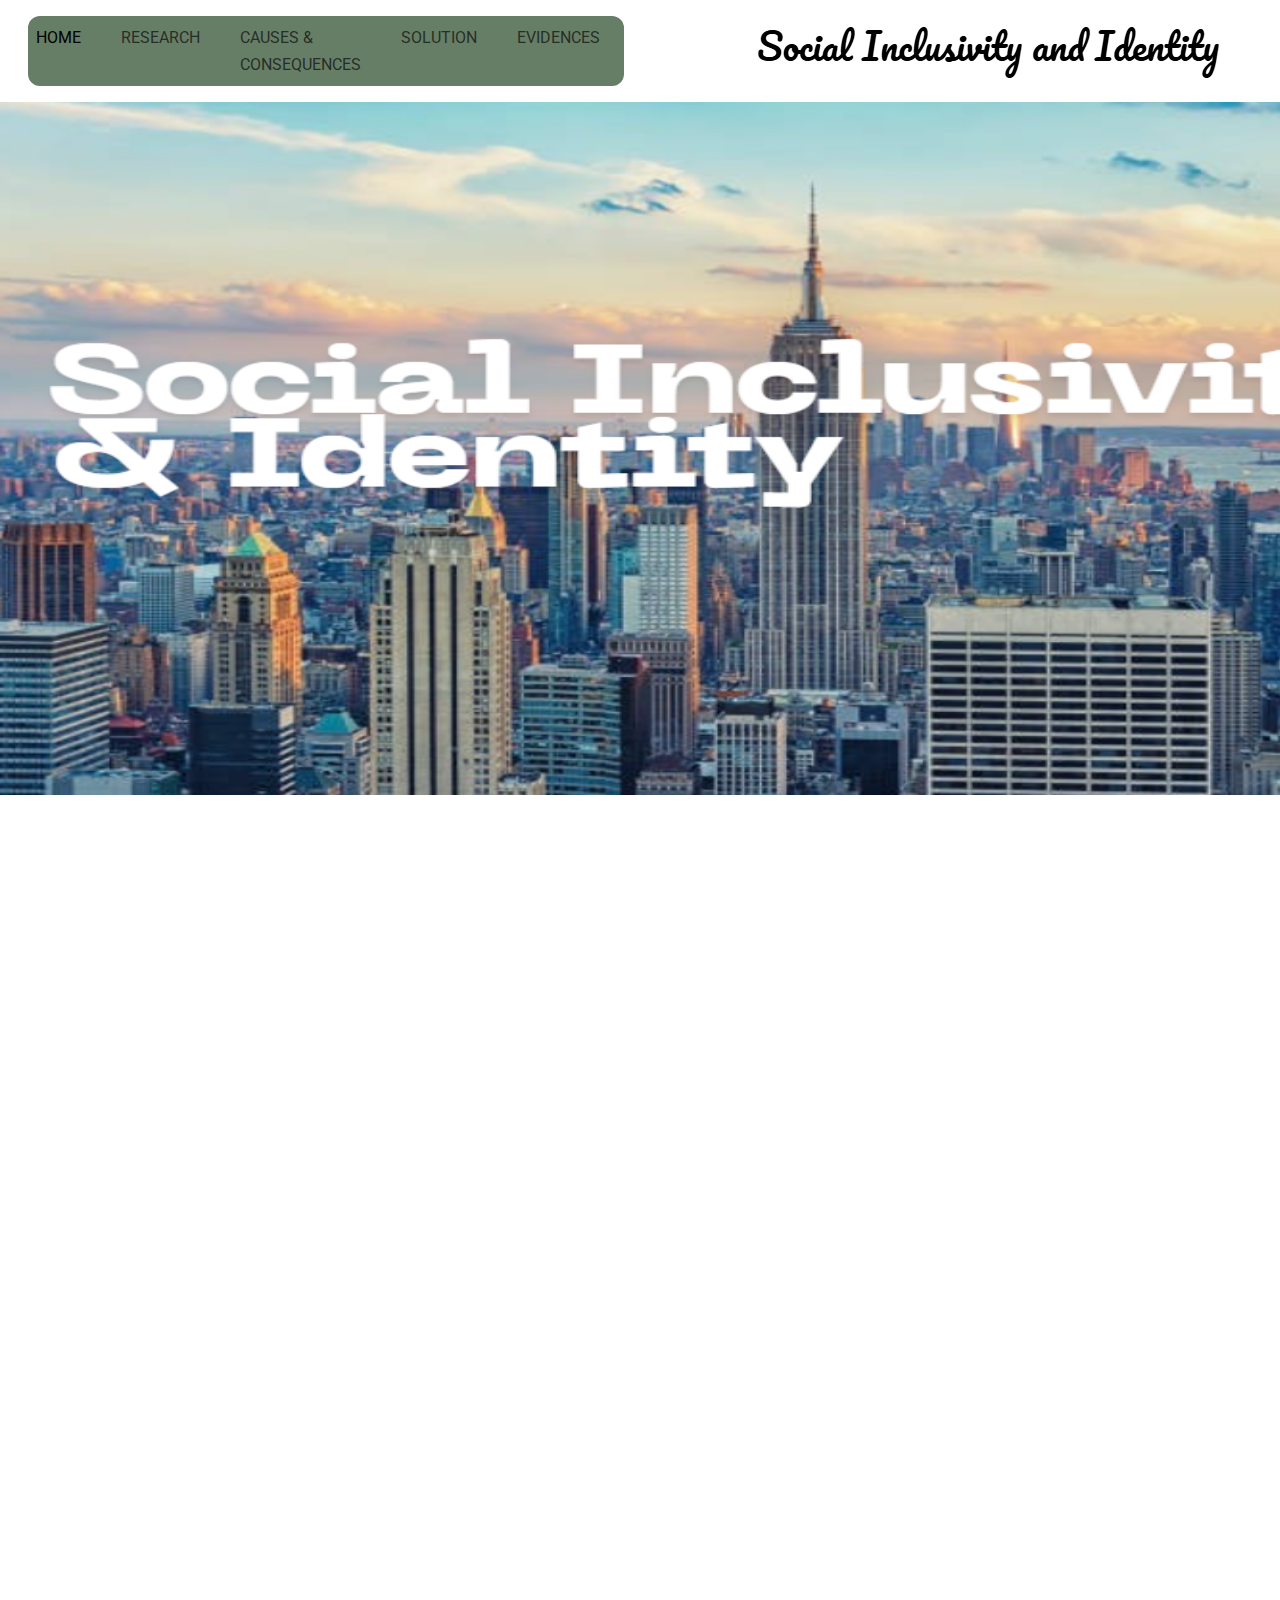
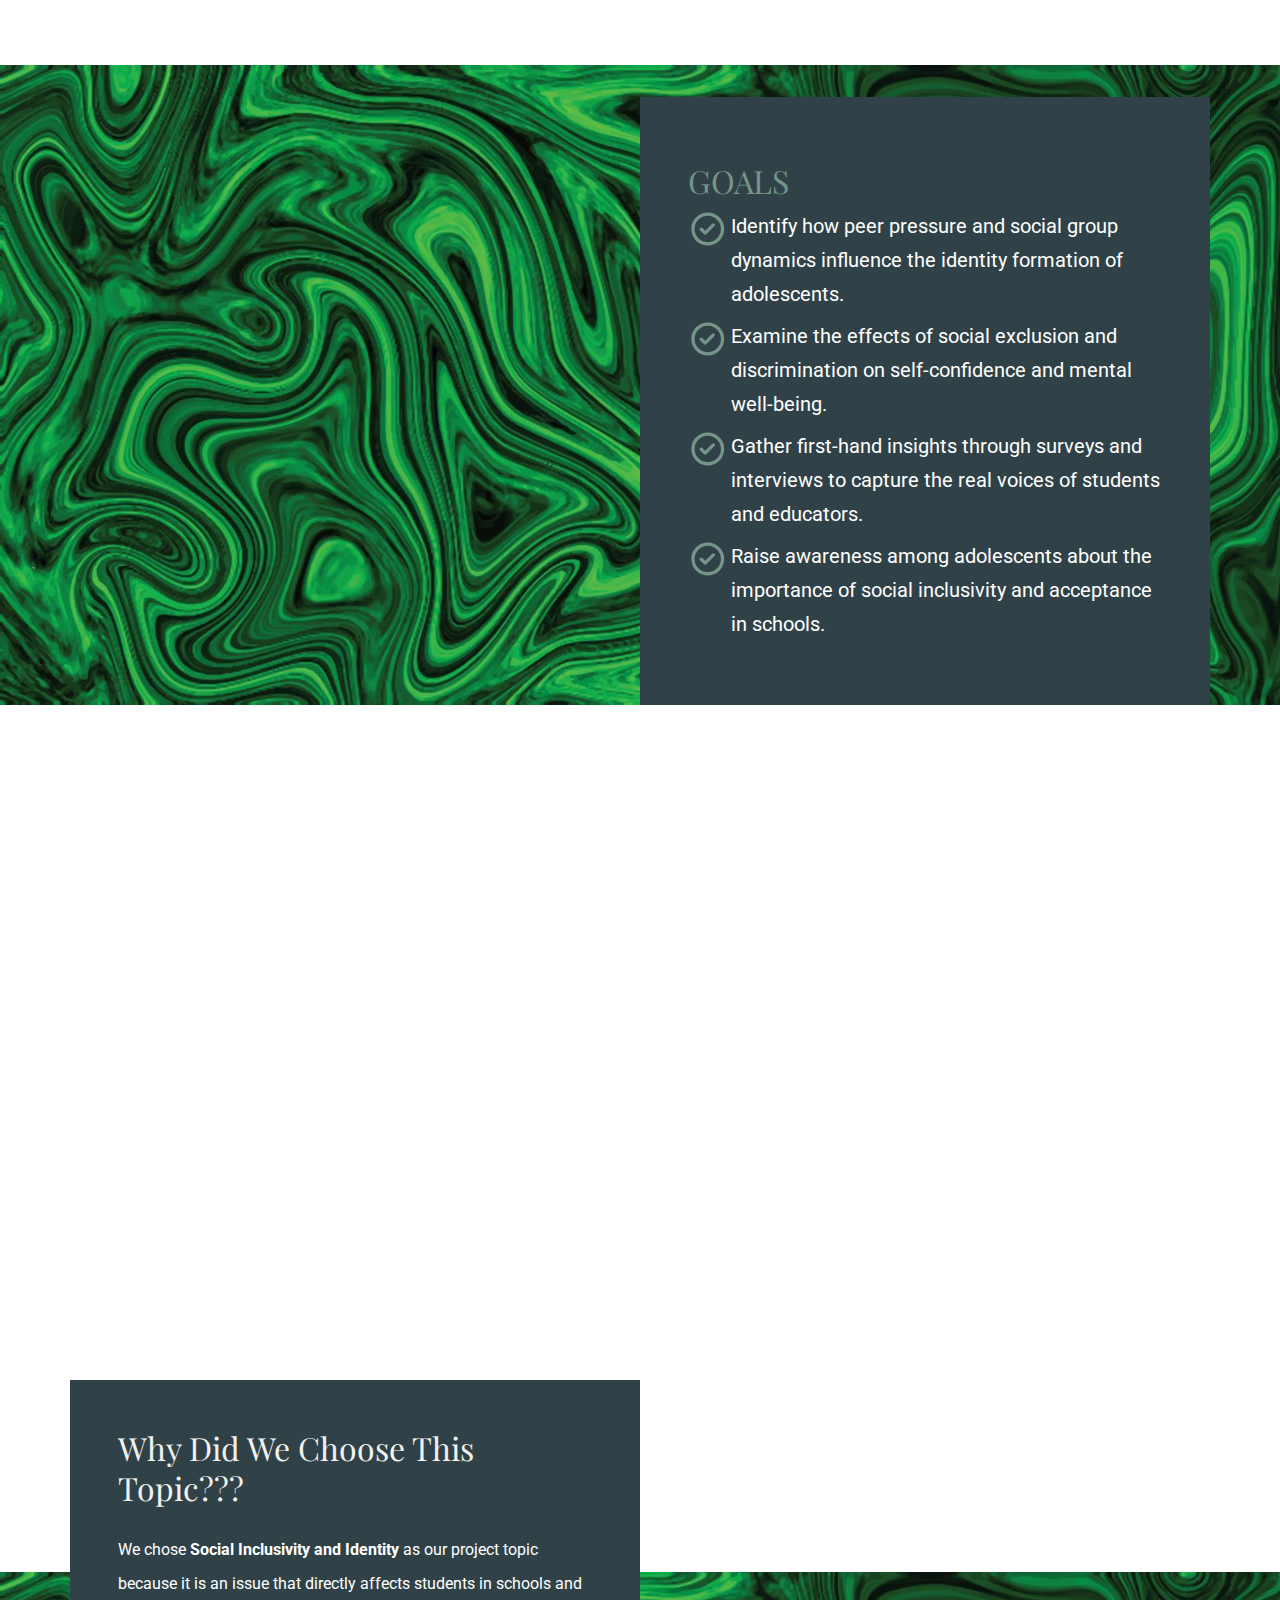
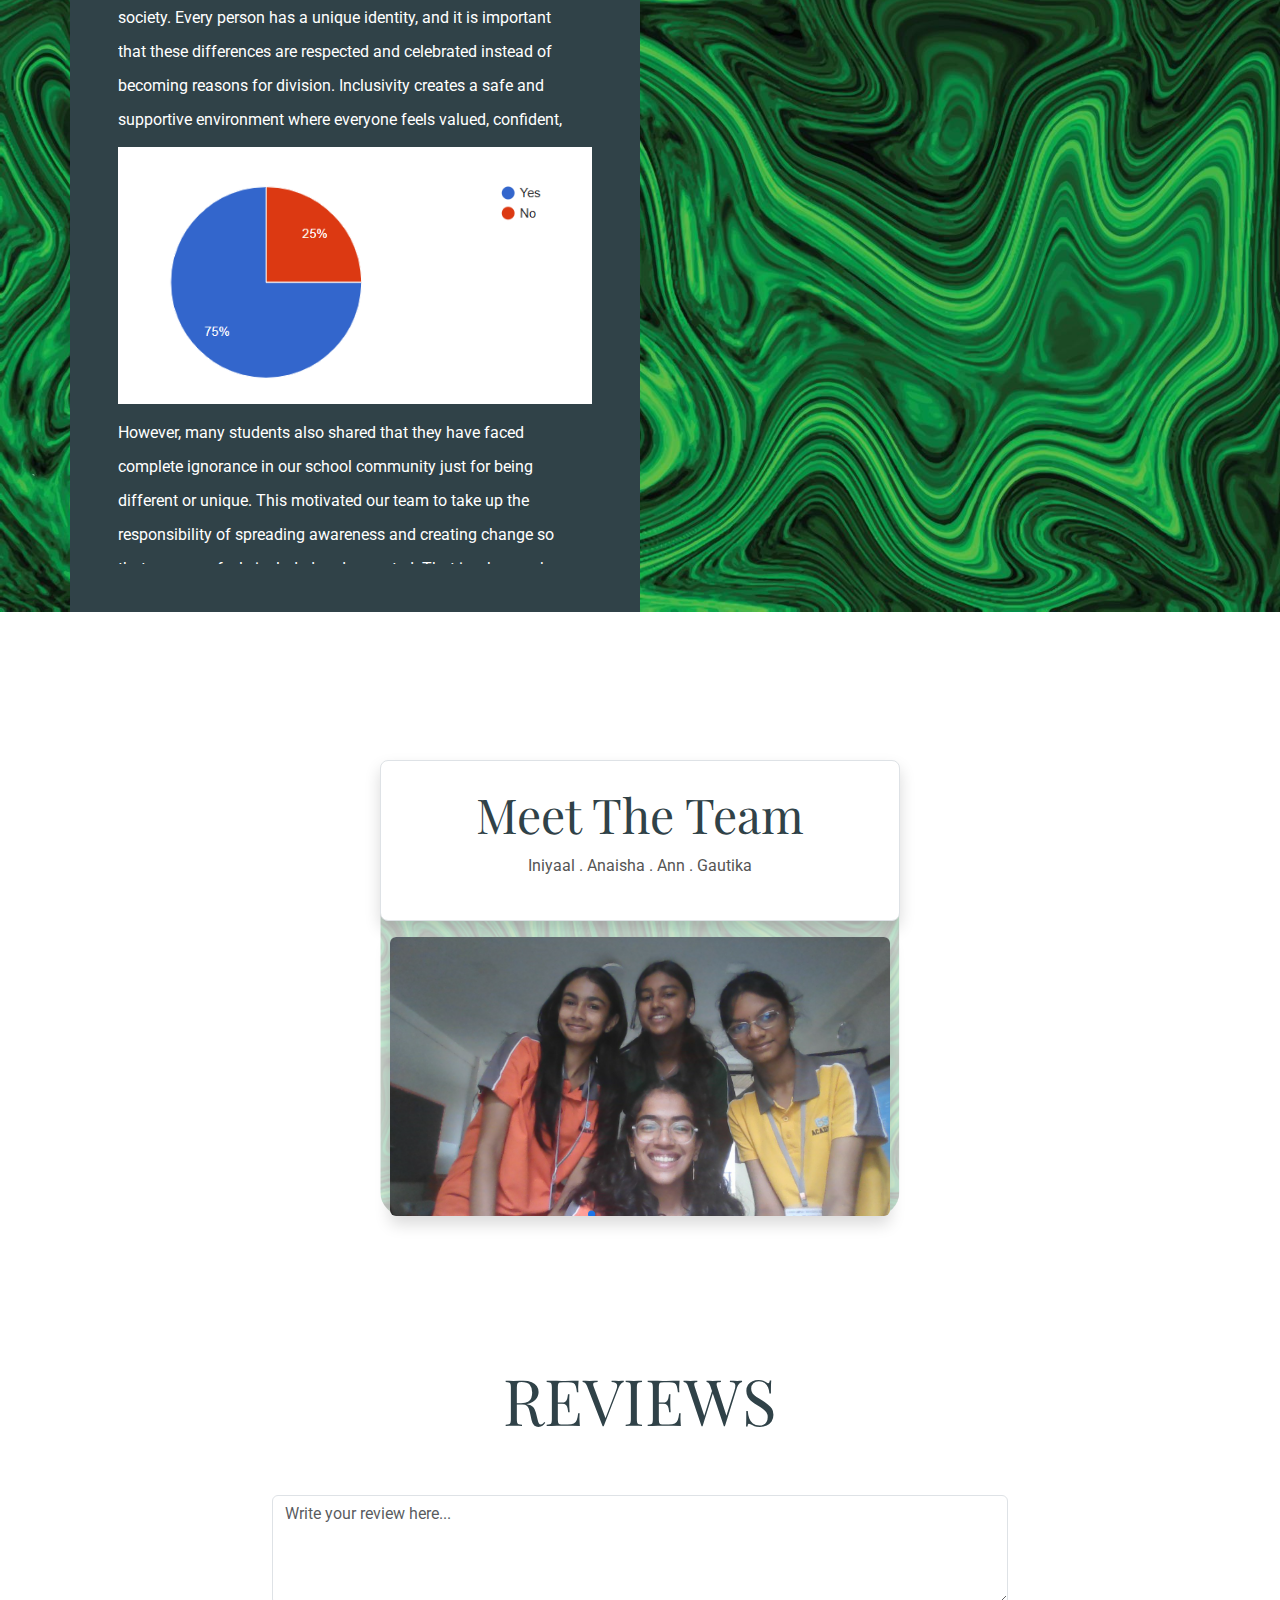
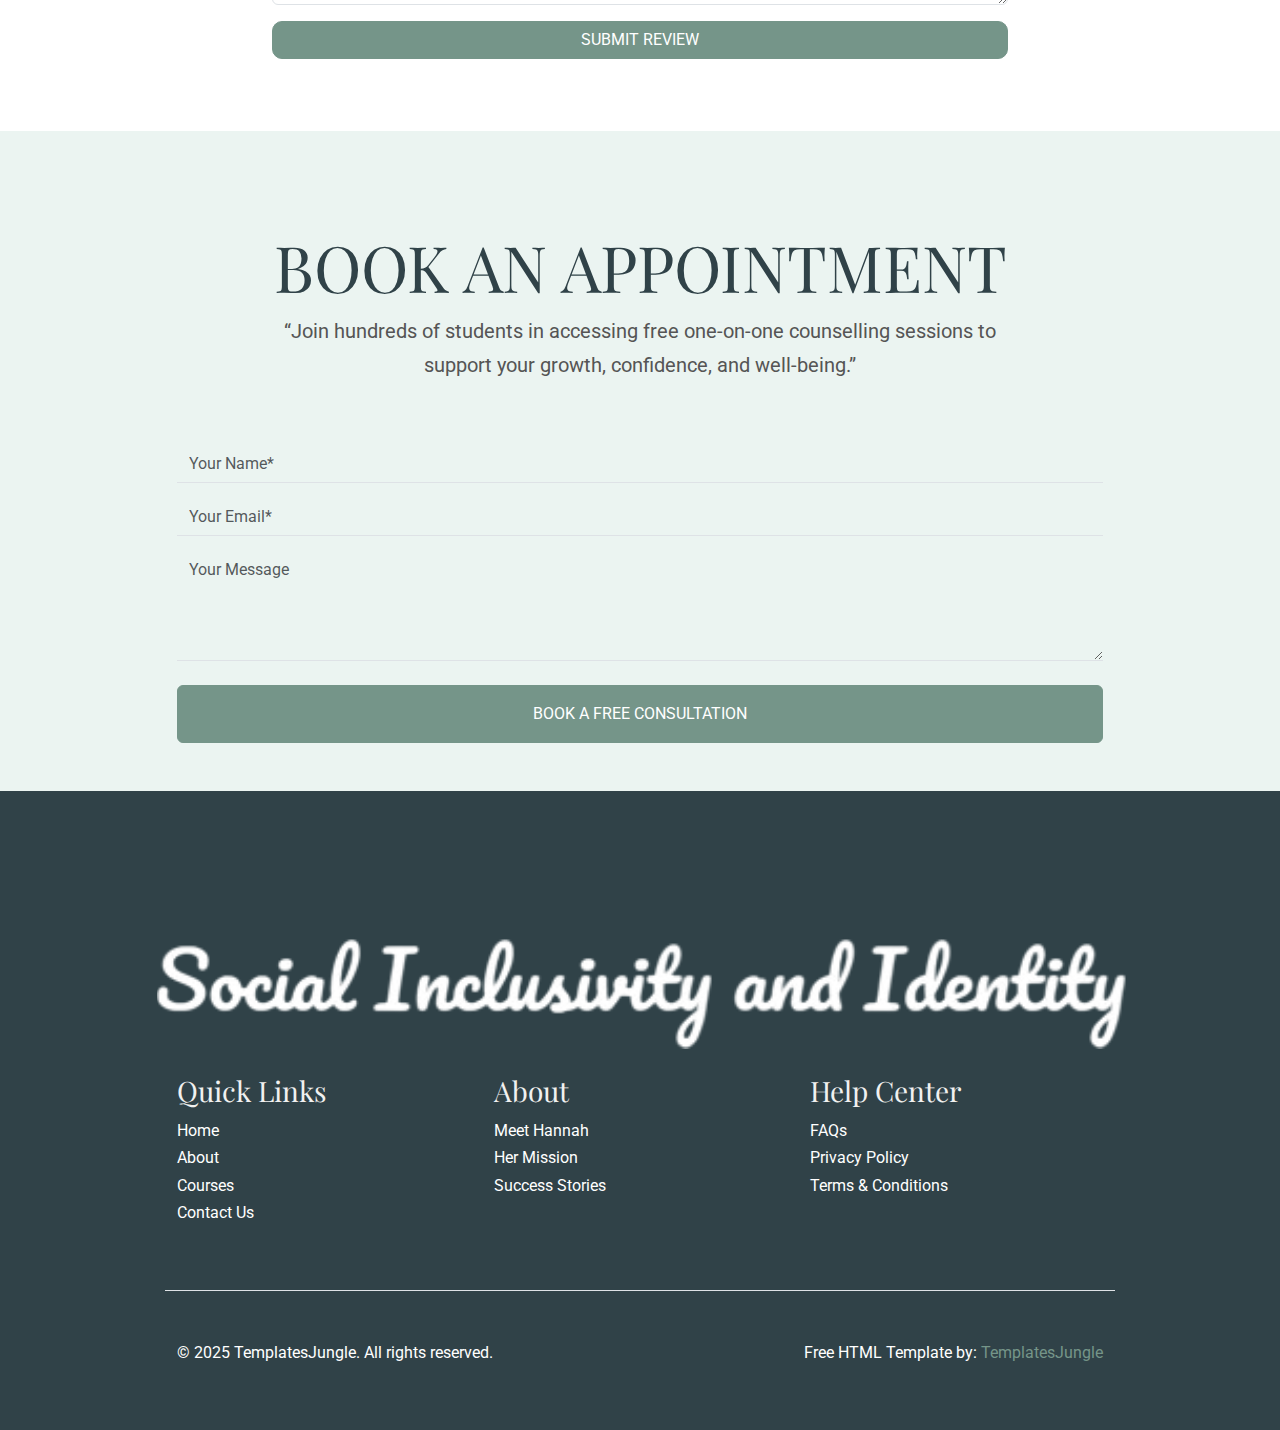
<file: index.html>
<!DOCTYPE html>
<html lang="en">

<head>
  <title>Social Inclusivity And Identity</title>
  <meta charset="UTF-8">
  <meta http-equiv="X-UA-Compatible" content="IE=edge">
  <meta name="viewport" content="width=device-width, initial-scale=1.0">
  <meta name="format-detection" content="telephone=no">
  <meta name="apple-mobile-web-app-capable" content="yes">
  <meta name="author" content="author">
  <meta name="keywords" content="keywords">
  <meta name="description" content="description">

  <link href="https://cdn.jsdelivr.net/npm/bootstrap@5.3.0/dist/css/bootstrap.min.css" rel="stylesheet">
  <link rel="stylesheet" href="https://cdn.jsdelivr.net/npm/swiper@9/swiper-bundle.min.css">
  <link rel="stylesheet" href="css/vendor.css">
  <link rel="stylesheet" href="css/style.css">

  <link rel="preconnect" href="https://fonts.googleapis.com">
  <link rel="preconnect" href="https://fonts.gstatic.com" crossorigin>
  <link
    href="https://fonts.googleapis.com/css2?family=Licorice&family=Playfair+Display:ital,wght@0,400;1,700&family=Roboto:wght@300;400;500;700&display=swap"
    rel="stylesheet">
</head>

<body>
  <svg xmlns="http://www.w3.org/2000/svg" style="display: none;">
    <symbol id="user" viewBox="0 0 24 24">
      <path fill="currentColor"
        d="M15.71 12.71a6 6 0 1 0-7.42 0a10 10 0 0 0-6.22 8.18a1 1 0 0 0 2 .22a8 8 0 0 1 15.9 0a1 1 0 0 0 1 .89h.11a1 1 0 0 0 .88-1.1a10 10 0 0 0-6.25-8.19M12 12a4 4 0 1 1 4-4a4 4 0 0 1-4 4" />
    </symbol>
    <symbol id="calender" viewBox="0 0 24 24">
      <path fill="currentColor"
        d="M19 4h-2V3a1 1 0 0 0-2 0v1H9V3a1 1 0 0 0-2 0v1H5a3 3 0 0 0-3 3v12a3 3 0 0 0 3 3h14a3 3 0 0 0 3-3V7a3 3 0 0 0-3-3m1 15a1 1 0 0 1-1 1H5a1 1 0 0 1-1-1v-7h16Zm0-9H4V7a1 1 0 0 1 1-1h2v1a1 1 0 0 0 2 0V6h6v1a1 1 0 0 0 2 0V6h2a1 1 0 0 1 1 1Z" />
    </symbol>
    <symbol id="folder" viewBox="0 0 24 24">
      <path fill="currentColor"
        d="M19 5.5h-6.28l-.32-1a3 3 0 0 0-2.84-2H5a3 3 0 0 0-3 3v13a3 3 0 0 0 3 3h14a3 3 0 0 0 3-3v-10a3 3 0 0 0-3-3m1 13a1 1 0 0 1-1 1H5a1 1 0 0 1-1-1v-13a1 1 0 0 1 1-1h4.56a1 1 0 0 1 .95.68l.54 1.64a1 1 0 0 0 .95.68h7a1 1 0 0 1 1 1Z" />
    </symbol>
    <symbol id="clock" viewBox="0 0 24 24">
      <path fill="currentColor"
        d="M15.098 12.634L13 11.423V7a1 1 0 0 0-2 0v5a1 1 0 0 0 .5.866l2.598 1.5a1 1 0 1 0 1-1.732M12 2a10 10 0 1 0 10 10A10.011 10.011 0 0 0 12 2m0 18a8 8 0 1 1 8-8a8.01 8.01 0 0 1-8 8" />
    </symbol>
    <symbol id="omsymbol" viewBox="0 0 512 512">
      <path fill="currentColor"
        d="m247.643 90.39l1.248 1.448c.798.892 2.057 2.498 3.442 3.781c.732.706 1.43 1.49 2.374 2.337l3.035 2.736l3.614 2.891c1.34.93 2.708 1.944 4.183 2.928c3.006 1.889 6.277 3.875 9.955 5.507c1.789.904 3.737 1.597 5.671 2.381c.969.389 1.997.667 3 1.013c1.01.333 2.019.686 3.076.928l3.148.825l3.232.638c.542.1 1.077.231 1.625.309l1.652.215c1.106.126 2.196.337 3.315.406c4.451.426 8.98.363 13.45.061c-.859.012-.202-.001-.378 0l.062-.006l.124-.013l.248-.026l.496-.052l.992-.103l1.983-.207l.991-.103c.333-.034.681-.065.894-.124l1.476-.303l1.465-.285c.481-.087.964-.173 1.515-.326l3.172-.787c1.051-.25 2.066-.639 3.088-.94l1.522-.474c.503-.164.991-.378 1.484-.562l2.918-1.125l2.796-1.284c.934-.39 1.814-.885 2.69-1.355c.87-.483 1.758-.893 2.584-1.407c1.648-1.036 3.291-1.957 4.767-3.065c3.05-2.04 5.653-4.337 8-6.448c1.145-1.095 2.187-2.199 3.208-3.199l2.689-3.051l2.19-2.806c.679-.857 1.203-1.727 1.732-2.459c1.071-1.457 1.736-2.723 2.253-3.533l.77-1.257l.275-.448c5.883-9.6 18.435-12.613 28.035-6.73s12.613 18.435 6.73 28.035a22 22 0 0 1-1.716 2.394l-1.503 1.805c-.998 1.161-2.373 2.931-4.365 4.969c-.99 1.023-2.027 2.203-3.27 3.38l-4.028 3.781l-4.807 4.016c-1.771 1.314-3.606 2.719-5.58 4.092c-4.007 2.67-8.417 5.436-13.367 7.791c-2.424 1.265-5.041 2.306-7.673 3.416c-1.318.552-2.703.988-4.07 1.486c-1.373.485-2.752.983-4.186 1.365l-4.296 1.221l-4.413.988c-.741.155-1.477.338-2.227.466l-2.26.36c-1.512.219-3.015.513-4.546.656l-4.597.431c-.744.082-1.573.115-2.406.143l-2.478.084l-2.474.067c-.445.019-.759 0-1.088-.014l-.995-.042l-1.992-.083l-.997-.042l-.498-.021l-.249-.01l-.125-.005l-.062-.003c-.217.002.398-.009-.502.004c-6.14-.472-12.22-1.332-18.055-2.783c-1.464-.324-2.89-.797-4.32-1.19l-2.129-.619c-.705-.214-1.393-.481-2.085-.719l-4.099-1.475l-3.944-1.68c-1.311-.529-2.56-1.17-3.8-1.792c-1.233-.635-2.479-1.203-3.653-1.88c-2.345-1.362-4.659-2.631-6.769-4.1c-4.323-2.764-8.065-5.84-11.413-8.732c-1.645-1.485-3.153-2.98-4.606-4.364l-3.882-4.175l-3.183-3.85c-.978-1.187-1.841-2.453-2.628-3.501c-1.678-2.212-2.458-3.642-3.175-4.721l-1.025-1.614a7.96 7.96 0 0 1 2.451-10.984c3.378-2.144 7.758-1.424 10.294 1.523" />
      <path fill="currentColor"
        d="m306.58 85.686l-30.291-30.291c-3.913-3.913-3.913-10.256 0-14.168l30.291-30.291c3.913-3.913 10.256-3.913 14.168 0l30.291 30.291c3.913 3.913 3.913 10.256 0 14.168l-30.291 30.291c-3.912 3.912-10.255 3.912-14.168 0m188.654 255.977c-.094-4.641-.234-7.117-.234-7.117v-.127s.008-2.525-.145-7.26c-.194-4.744-.453-11.701-1.043-20.627c-.141-2.233-.258-4.586-.456-7.067c-.152-2.476-.379-5.076-.6-7.795c-.509-5.438-1.034-11.352-2.049-17.729c-.991-6.374-2.312-13.208-4.354-20.463c-2.06-7.246-4.82-14.939-8.968-22.85l-1.686-2.955l-.858-1.486l-.956-1.471l-1.961-2.954l-2.202-2.906l-1.13-1.453l-1.239-1.412c-.842-.935-1.649-1.899-2.549-2.81c-1.836-1.802-3.678-3.632-5.779-5.272c-2.003-1.737-4.278-3.205-6.524-4.731c-2.345-1.366-4.7-2.802-7.216-3.91c-2.474-1.255-5.062-2.129-7.664-3.105c-2.609-.75-5.275-1.632-7.934-2.108c-1.357-.264-2.623-.579-4.077-.783a227 227 0 0 0-4.412-.557c-1.665-.21-2.486-.226-3.618-.315l-1.617-.113l-.81-.057l-.203-.014c.46.005-.837-.021-.811-.021l-.504-.002c-2.699.02-5.375-.075-8.185.193c-1.398.12-2.781.16-4.206.367l-4.284.629c-5.75 1.048-11.64 2.749-17.37 5.334a70.2 70.2 0 0 0-15.971 10.271c-4.843 4.116-9.067 8.856-12.562 13.823c-3.522 4.968-6.464 10.151-8.951 15.389c-.365.79-.705 1.584-1.053 2.376a76.9 76.9 0 0 0-34.489-1.91c-14.906 2.561-35.304 10.458-55.135 32.269a179 179 0 0 0-4.871-6.756c-4.573-6.101-8.468-10.558-11.237-13.708l-3.757-4.166c1.609-8.065 2.218-16.372 1.938-24.608c-.041-1.18-.113-2.409-.179-3.604c-.022-.65-.084-1.059-.129-1.58l-.145-1.491l-.032-.373l-.016-.187l-.008-.093c-.005-.472-.008-.192-.013-.324l-.096-.845l-.193-1.688c-.103-1.126-.308-2.242-.451-3.361a124 124 0 0 0-2.703-13.227c-2.237-8.7-5.565-17.078-9.791-24.944c-.53-.976-1.145-2.042-1.72-3.059c-.31-.551-.554-.952-.806-1.372l-.758-1.264l-1.88-2.909c-.59-.95-1.258-1.835-1.89-2.75a109 109 0 0 0-8.317-10.3c-5.912-6.475-12.573-12.093-19.642-16.509c-1.762-1.126-3.545-2.124-5.357-3.126l-5.335-2.648l-.551-.269l-.275-.132l-.137-.066l-.069-.033c-.689-.216-.241-.08-.417-.138l-1.375-.557c-.917-.359-1.821-.754-2.738-1.066l-2.726-.962l-2.714-.823c-3.598-1.048-7.128-1.845-10.529-2.354c-3.398-.578-6.666-.822-9.749-.976c-6.173-.29-11.597.241-15.975 1.073c-1.095.214-2.132.411-3.096.656l-2.698.723c-1.747.497-3.422 1.103-4.537 1.501c-1.738.734-2.64 1.2-2.64 1.2c-7.702 3.991-12.347 12.623-10.849 21.643c1.861 11.205 12.453 18.78 23.659 16.919c0 0 1.001-.166 2.833-.618c.688-.136 1.237-.188 2.12-.408l3.339-.71c2.503-.533 5.548-1.193 9.15-1.822c3.604-.583 7.767-.948 12.41-.907l1.762.043l1.803.095c.615.014 1.218.102 1.842.148l.939.083c-.128-.044.37.105-.272-.097l.075.013l.15.026l.301.052l.605.101l2.291.365l1.716.232c1.291.259 2.666.524 4.016.885c5.438 1.375 11.216 3.56 16.659 6.962a52 52 0 0 1 7.826 5.92c.598.578 1.24 1.13 1.812 1.743l.885.905l.435.462l.054.058c.044.053-.19-.269-.063-.099l.118.141l.236.282l.947 1.13c.318.379.651.772.866 1.053c.486.639 1 1.19 1.48 1.91c4.073 5.572 7.057 12.153 8.673 19.029a48 48 0 0 1 1.234 10.459c-.017.874.004 1.744-.056 2.612l-.088 1.299l-.044.647c-.002-.071-.002.272-.007-.138l-.009.093l-.018.186l-.036.373l-.164 1.489c-.061.472-.094 1.055-.185 1.394l-.489 2.321c-1.462 6.675-4.404 12.778-7.924 17.92a61.5 61.5 0 0 1-5.6 7.083a67 67 0 0 1-2.958 3.059c-.496.485-.968.976-1.487 1.421l-.753.678l-.368.339l-.18.171c.492-.628.102-.142.197-.267l-.06.056l-.119.112l-1.89 1.773c-.35.352-.539.449-.765.613l-.653.467l-.617.481l-.753.56c-.503.367-.974.752-1.478 1.096c-1.962 1.431-3.931 2.677-5.812 3.845c-7.635 4.538-14.401 7.128-19.208 8.728c-.596.224-1.169.398-1.709.563c-.563.172-.986.345-1.566.513l-2.432.766l-1.268.43l-.393.149l-3.21 1.209c-7.812 2.973-13.269 10.632-13.037 19.462c.294 11.179 9.595 20.003 20.774 19.709l1.07-.028c.697-.036 1.719-.09 2.978-.206c1.262-.137 2.722-.308 4.366-.557a91 91 0 0 0 2.706-.501c.98-.199 2.025-.4 3.108-.691a75.2 75.2 0 0 0 15.179-5.508a82 82 0 0 0 17.396-11.481c1.432-1.267 2.884-2.561 4.264-3.99a74 74 0 0 0 4.127-4.421c.671-.773 1.306-1.596 1.961-2.402l.976-1.222l1.044-1.391l1.021-1.419c.332-.469.718-.995.89-1.314l1.342-2.217l.084-.14l.042-.07c.128-.168-.227.276.298-.393l.205-.35l.404-.706l.059-.104a114 114 0 0 1 5.581 6.679c1.997 2.568 4.051 5.535 6.181 8.832c2.069 3.336 4.229 7.001 6.235 11.075c.997 2.04 1.984 4.165 2.95 6.374l.71 1.677l.359.847l.09.213l.045.106c-.033-.073.137.315-.062-.138l.177.47l1.437 3.82l.733 1.948c.233.64.386 1.193.586 1.798l1.155 3.594c.394 1.205.722 2.557 1.094 3.848c.344 1.314.751 2.624 1.024 3.984c1.302 5.384 2.267 11.06 2.916 16.94c.567 5.892.8 11.981.615 18.188c-.456 12.411-2.872 25.265-7.365 37.489c-4.538 12.176-11.27 23.792-20.43 32.798c-4.514 4.544-9.607 8.384-14.947 11.584c-1.354.776-2.662 1.606-4.076 2.26c-1.386.696-2.738 1.431-4.172 2.015l-2.105.942c-.698.318-1.437.557-2.148.843l-2.141.835l-.133.053c-.634.27.719-.309.51-.226l-.358.123l-.714.251l-1.428.502l-2.855 1.004l-1.917.482l-1.829.505c-.741.159-1.484.309-2.216.49c-.736.169-1.462.369-2.2.522l-2.229.386c-.743.125-1.469.322-2.218.414l-2.241.297c-5.966.817-12.026 1.044-18.128.736c-12.199-.705-24.436-4.107-35.629-9.415c-5.62-2.619-10.963-5.75-16.016-9.17c-2.548-1.683-4.957-3.532-7.349-5.36l-3.467-2.867c-1.143-.96-2.224-1.983-3.341-2.954c-8.772-7.959-16.104-16.771-22.027-25.584c-1.551-2.163-2.84-4.431-4.218-6.59l-3.668-6.393l-1.814-3.533c-.496-1.014-.994-1.96-1.484-2.995l-1.466-3.117l-1.349-3.061c-3.414-8.093-5.798-15.456-7.414-21.631c-1.581-6.183-2.515-11.158-3.067-14.567c-.283-1.706-.458-3.02-.59-3.906l-.196-1.347l-.085-.607c-.84-5.773-5.547-10.431-11.611-10.973c-7.092-.634-13.354 4.601-13.988 11.693l-.144 1.613c-.096 1.065-.251 2.648-.335 4.716a141 141 0 0 0 .169 18c.512 7.762 1.785 17.193 4.457 27.786l1.072 4.021l1.207 4.121c.433 1.405.953 2.903 1.444 4.384l1.381 3.972l.172.489l.086.245l.2.485l.428 1.082l.867 2.186c.594 1.462 1.149 2.966 1.82 4.439c1.361 2.937 2.653 6.004 4.247 9.008c6.097 12.15 14.322 24.682 24.989 36.482c10.625 11.818 23.85 22.766 39.411 31.514a144.6 144.6 0 0 0 25.075 11.038c8.891 2.943 18.309 4.975 28.02 5.991a113.8 113.8 0 0 0 29.654-.699l3.713-.627c1.237-.212 2.459-.525 3.687-.797l3.669-.885c1.215-.326 2.418-.708 3.625-1.065c1.207-.358 2.405-.747 3.604-1.127l3.888-1.452l1.935-.744l.963-.382l.48-.193a5 5 0 0 0 .416-.179l2.736-1.294c18.373-8.467 33.729-22.042 44.987-37.326c5.644-7.656 10.328-15.736 14.173-23.947c3.826-8.227 6.718-16.637 8.8-25.005a145.6 145.6 0 0 0 3.944-24.838c.58-8.137.562-16.08-.054-23.721a175 175 0 0 0-3.126-21.972c-.821-3.474-1.56-6.895-2.513-10.189c-.469-1.648-.868-3.297-1.386-4.894l-1.522-4.74c-.474-1.571-1.089-3.077-1.626-4.587l-.045-.125l.366.238c11.744-18.037 25.805-29.275 39.593-31.646c5.586-.96 10.559-.369 14.83.966c-2.436 16.156-3.292 32.148-3.572 47.817c-.13 10.431.056 20.901.927 31.442l.322 3.95l.406 3.959c.246 2.633.619 5.285.943 7.924c.755 5.29 1.627 10.575 2.761 15.875c2.196 10.583 5.335 21.193 9.82 31.643c2.291 5.219 4.962 10.399 8.093 15.446a91.6 91.6 0 0 0 11.224 14.483c4.338 4.531 9.298 8.725 14.881 12.123c5.554 3.419 11.631 6.011 17.762 7.714c1.538.388 3.073.828 4.605 1.125q2.301.417 4.591.788l.576.089l.642.065l1.283.122l2.56.213l1.276.091c.41.026.913.066 1.119.054l1.631-.184l1.626-.184h.811c-.112 0 1.629.202 1.025.185l.273.076l.546.014c1.452-.095 2.899-.168 4.342-.263c1.445-.123 2.914-.358 4.357-.554c.724-.11 1.444-.196 2.165-.328l2.168-.467l2.153-.485a21 21 0 0 0 2.136-.564l4.22-1.317c2.754-1.063 5.498-2.101 8.061-3.484c1.298-.654 2.587-1.308 3.793-2.082c1.217-.754 2.453-1.477 3.615-2.275l3.39-2.474c1.126-.821 2.117-1.748 3.163-2.622l1.535-1.332l1.425-1.393c.931-.936 1.893-1.853 2.765-2.807c1.7-1.93 3.412-3.837 4.854-5.821c3.043-3.916 5.469-7.925 7.657-11.862c4.248-7.908 7.16-15.607 9.376-22.882c2.194-7.284 3.748-14.148 4.901-20.576c1.178-6.428 1.894-12.405 2.457-17.913c.542-5.508.88-10.534 1.102-15.065c.468-9.062.411-16.087.382-21.044m-29.24-14.13c-.09 4.491.006 6.886.006 6.886v-.127s-.244 2.445-.433 7.028a340 340 0 0 1-1.618 18.878c-.91 8.091-2.43 17.867-5.186 28.475c-1.388 5.289-3.064 10.8-5.25 16.239c-2.171 5.434-4.83 10.815-8.017 15.668c-1.625 2.374-3.325 4.702-5.211 6.681c-.902 1.064-1.908 1.926-2.863 2.867c-.489.448-1.011.823-1.506 1.249l-.748.623l-.784.535c-.527.342-1.014.772-1.558 1.065a50 50 0 0 0-1.594.942c-.537.298-1.101.521-1.64.802c-.53.301-1.106.492-1.671.704c-1.1.493-2.295.767-3.45 1.143q-.918.171-1.822.381a5 5 0 0 1-.933.157l-.954.119l-.95.138c-.326.029-.667.027-.999.047c-.674.017-1.32.103-2.013.095a73 73 0 0 0-1.928-.044l-.756-.056l-1.621-.121l-1.626-.121c-.34-.014-.376-.057-.507-.088l-.349-.094a13 13 0 0 0-.697-.157l-.35-.063l-.175-.028l-.232-.066a45 45 0 0 0-1.892-.476c-.626-.162-1.198-.421-1.805-.603c-2.362-.87-4.525-2.021-6.617-3.469c-2.095-1.437-4.049-3.36-5.979-5.578c-3.87-4.414-7.305-10.562-10.164-17.579c-1.365-3.569-2.708-7.272-3.811-11.21c-1.098-3.938-2.109-7.99-2.949-12.196c-1.717-8.373-2.886-17.196-3.676-26.194c-.396-4.497-.651-9.06-.895-13.636a400 400 0 0 1-.329-13.83l-.032-3.69l.002-3.493c-.007-2.286.025-4.615.069-6.957c.084-4.67.23-9.289.446-13.871c.513-9.126 1.255-18.094 2.657-26.55c.648-4.254 1.522-8.32 2.475-12.279c1.021-3.904 2.151-7.639 3.468-11.131c2.713-6.884 6.089-12.686 10.154-16.693a32 32 0 0 1 6.606-5.156c2.446-1.348 5.15-2.403 8.079-3.214l2.257-.524c.748-.191 1.572-.247 2.353-.388c1.548-.313 3.249-.34 4.884-.514l.309-.036c.173-.005-1-.022-.405-.022h.203l.812.003L416.4 228c1.022.001 2.355-.033 2.817.04q.977.068 1.962.092c.663.021 1.471.18 2.201.25c.752.082 1.505.16 2.197.336l2.129.417c1.323.427 2.726.703 3.956 1.246c1.31.413 2.471 1.058 3.688 1.606c1.123.704 2.323 1.274 3.371 2.104c4.384 2.969 8.051 7.318 11.196 12.195c3.089 4.967 5.488 10.533 7.388 16.133c1.906 5.608 3.33 11.261 4.465 16.687c2.268 10.876 3.329 20.858 3.776 29.105c.229 4.131.365 7.843.393 11.082c.061 3.231.065 6.004.055 8.24" />
    </symbol>
    <symbol id="envelope" viewBox="0 0 24 24">
      <path fill="currentColor"
        d="M20.5 13a1 1 0 0 0-1 1v4a1 1 0 0 1-1 1h-14a1 1 0 0 1-1-1V8.41l5.88 5.89a3 3 0 0 0 2.11.87a3 3 0 0 0 2.15-.9l.89-.88a1 1 0 0 0-1.4-1.39l-.93.91a1 1 0 0 1-1.4 0L4.91 7H9.5a1 1 0 0 0 0-2h-5a3 3 0 0 0-3 3v10a3 3 0 0 0 3 3h14a3 3 0 0 0 3-3v-4a1 1 0 0 0-1-1m1.05-9a3.33 3.33 0 0 0-3.88-.54a3.25 3.25 0 0 0-3.88 5.13L17 11.71a1.05 1.05 0 0 0 .71.29a1 1 0 0 0 .71-.29l3.17-3.17A3.26 3.26 0 0 0 21.55 4m-1.41 3.12l-2.47 2.47l-2.46-2.47A1.24 1.24 0 0 1 17 5.36a1 1 0 0 0 1.42 0a1.28 1.28 0 0 1 1.76 0a1.26 1.26 0 0 1-.04 1.76" />
    </symbol>
    <symbol id="heart" viewBox="0 0 24 24">
      <path fill="currentColor"
        d="M20 8.94a1.3 1.3 0 0 0-.06-.27v-.09a1 1 0 0 0-.19-.28l-6-6a1 1 0 0 0-.28-.19h-.1a1.1 1.1 0 0 0-.31-.11H7a3 3 0 0 0-3 3v14a3 3 0 0 0 3 3h10a3 3 0 0 0 3-3zm-6-3.53L16.59 8H15a1 1 0 0 1-1-1ZM18 19a1 1 0 0 1-1 1H7a1 1 0 0 1-1-1V5a1 1 0 0 1 1-1h5v3a3 3 0 0 0 3 3h3Zm-6-7.66A2.92 2.92 0 0 0 8.57 16l2.72 2.72a1 1 0 0 0 1.42 0L15.43 16A2.92 2.92 0 0 0 12 11.34m2 1.93a.92.92 0 0 1 0 1.3l-2 2l-2-2a.92.92 0 0 1 0-1.3a.92.92 0 0 1 1.3 0a1 1 0 0 0 1.42 0a.92.92 0 0 1 1.28 0" />
    </symbol>
    <symbol id="notes" viewBox="0 0 24 24">
      <path fill="currentColor"
        d="M16 14H8a1 1 0 0 0 0 2h8a1 1 0 0 0 0-2m0-4h-6a1 1 0 0 0 0 2h6a1 1 0 0 0 0-2m4-6h-3V3a1 1 0 0 0-2 0v1h-2V3a1 1 0 0 0-2 0v1H9V3a1 1 0 0 0-2 0v1H4a1 1 0 0 0-1 1v14a3 3 0 0 0 3 3h12a3 3 0 0 0 3-3V5a1 1 0 0 0-1-1m-1 15a1 1 0 0 1-1 1H6a1 1 0 0 1-1-1V6h2v1a1 1 0 0 0 2 0V6h2v1a1 1 0 0 0 2 0V6h2v1a1 1 0 0 0 2 0V6h2Z" />
    </symbol>
    <symbol id="check-circle" viewBox="0 0 24 24">
      <path fill="currentColor"
        d="m14.72 8.79l-4.29 4.3l-1.65-1.65a1 1 0 1 0-1.41 1.41l2.35 2.36a1 1 0 0 0 .71.29a1 1 0 0 0 .7-.29l5-5a1 1 0 0 0 0-1.42a1 1 0 0 0-1.41 0M12 2a10 10 0 1 0 10 10A10 10 0 0 0 12 2m0 18a8 8 0 1 1 8-8a8 8 0 0 1-8 8" />
    </symbol>
    <symbol id="star-filled" viewBox="0 0 24 24">
      <path fill="currentColor"
        d="m14.43 10l-1.47-4.84c-.29-.95-1.63-.95-1.91 0L9.57 10H5.12c-.97 0-1.37 1.25-.58 1.81l3.64 2.6l-1.43 4.61c-.29.93.79 1.68 1.56 1.09l3.69-2.8l3.69 2.81c.77.59 1.85-.16 1.56-1.09l-1.43-4.61l3.64-2.6c.79-.57.39-1.81-.58-1.81h-4.45z" />
    </symbol>
    <symbol id="star-half" viewBox="0 0 24 24">
      <path fill="currentColor"
        d="m19.65 9.04l-4.84-.42l-1.89-4.45c-.34-.81-1.5-.81-1.84 0L9.19 8.63l-4.83.41c-.88.07-1.24 1.17-.57 1.75l3.67 3.18l-1.1 4.72c-.2.86.73 1.54 1.49 1.08l4.15-2.5l4.15 2.51c.76.46 1.69-.22 1.49-1.08l-1.1-4.73l3.67-3.18c.67-.58.32-1.68-.56-1.75M12 15.4V6.1l1.71 4.04l4.38.38l-3.32 2.88l1 4.28z" />
    </symbol>
    <symbol id="search" viewBox="0 0 24 24">
      <path fill="currentColor"
        d="M21.71 20.29L18 16.61A9 9 0 1 0 16.61 18l3.68 3.68a1 1 0 0 0 1.42 0a1 1 0 0 0 0-1.39M11 18a7 7 0 1 1 7-7a7 7 0 0 1-7 7" />
    </symbol>
    <symbol id="leaf" viewBox="0 0 24 24">
      <path fill="currentColor"
        d="m21.88 2.15l-1.2.4a13.84 13.84 0 0 1-6.41.64a11.87 11.87 0 0 0-6.68.9A7.23 7.23 0 0 0 3.3 9.5a8.65 8.65 0 0 0 1.47 6.6c-.06.21-.12.42-.17.63A22.6 22.6 0 0 0 4 22h2a31 31 0 0 1 .59-4.32a9.25 9.25 0 0 0 4.52 1.11a11 11 0 0 0 4.28-.87C23 14.67 22 3.86 22 3.41zm-7.27 13.93c-2.61 1.11-5.73.92-7.48-.45a13.8 13.8 0 0 1 1.21-2.84A10.2 10.2 0 0 1 9.73 11a9 9 0 0 1 1.81-1.42A12 12 0 0 1 16 8V7a11.4 11.4 0 0 0-5.26 1.08a10.3 10.3 0 0 0-4.12 3.65a15 15 0 0 0-1 1.87a7 7 0 0 1-.38-3.73a5.24 5.24 0 0 1 3.14-4a8.9 8.9 0 0 1 3.82-.84c.62 0 1.23.06 1.87.11a16.2 16.2 0 0 0 6-.35C20 7.55 19.5 14 14.61 16.08" />
    </symbol>
    <symbol id="spa" viewBox="0 0 24 24">
      <path fill="currentColor"
        d="M20.787 9.023c-.125.027-1.803.418-3.953 1.774c-.323-1.567-1.279-4.501-4.108-7.485L12 2.546l-.726.767C8.435 6.308 7.483 9.25 7.163 10.827C5.005 9.448 3.34 9.052 3.218 9.024L2 8.752V10c0 7.29 3.925 12 10 12c5.981 0 10-4.822 10-12V8.758zM8.999 12.038c.002-.033.152-3.1 3.001-6.532C14.814 8.906 14.999 12 15 12v.125a19 19 0 0 0-3.01 3.154a20 20 0 0 0-2.991-3.113zM12 20c-5.316 0-7.549-4.196-7.937-8.564c1.655.718 4.616 2.426 7.107 6.123l.841 1.249l.825-1.26c2.426-3.708 5.425-5.411 7.096-6.122C19.534 15.654 17.304 20 12 20" />
    </symbol>
    <symbol id="universal" viewBox="0 0 24 24">
      <circle cx="12" cy="7.5" r="1.5" fill="currentColor" />
      <path fill="currentColor" d="M12 2a10 10 0 1 0 10 10A10 10 0 0 0 12 2m0 18a8 8 0 1 1 8-8a8 8 0 0 1-8 8" />
      <path fill="currentColor"
        d="M16.5 10.5L16 9l-3 1h-2L8 9l-.5 1.5l3 1V13L9 17.25l1.5.75l1.25-3.5h.5L13.5 18l1.5-.75L13.5 13v-1.5z" />
    </symbol>
    <symbol id="facebook" viewBox="0 0 40 40">
      <path
        d="M25.199 8.86688H28.3323V3.56688C26.8152 3.40912 25.2909 3.33124 23.7656 3.33355C19.2323 3.33355 16.1323 6.10021 16.1323 11.1669V15.5335H11.0156V21.4669H16.1323V36.6669H22.2656V21.4669H27.3656L28.1323 15.5335H22.2656V11.7502C22.2656 10.0002 22.7323 8.86688 25.199 8.86688Z"
        fill="currentColor" />
    </symbol>
    <symbol id="twitter" viewBox="0 0 40 40">
      <path
        d="M38.319 6.58338C38.319 6.28921 38.241 6.00029 38.0932 5.74597C37.9453 5.49166 37.7328 5.28101 37.4772 5.13542C37.2215 4.98983 36.9319 4.9145 36.6378 4.91707C36.3436 4.91964 36.0554 5.00002 35.8023 5.15005C34.8264 5.7314 33.7756 6.17663 32.679 6.47338C31.114 5.1305 29.1179 4.39573 27.0557 4.40338C24.7936 4.40609 22.621 5.28777 20.9968 6.86225C19.3726 8.43673 18.4237 10.5808 18.3507 12.8417C13.8903 12.1306 9.8478 9.80259 6.99401 6.30171C6.82205 6.09333 6.60256 5.92931 6.35399 5.82344C6.10543 5.71758 5.83507 5.67297 5.56568 5.69338C5.29634 5.71567 5.03648 5.80319 4.80853 5.94838C4.58059 6.09357 4.39141 6.29206 4.25734 6.52671C3.56988 7.72654 3.17508 9.07159 3.105 10.4526C3.03492 11.8337 3.29153 13.2118 3.85401 14.475L3.85067 14.4767C3.59732 14.6324 3.38822 14.8506 3.24346 15.1103C3.0987 15.3701 3.02313 15.6627 3.02401 15.96C3.02133 16.2047 3.03637 16.4492 3.06901 16.6917C3.23921 18.7885 4.1684 20.7511 5.68234 22.2117C5.57961 22.4076 5.51697 22.6219 5.49808 22.8423C5.47919 23.0627 5.50444 23.2846 5.57234 23.495C6.23231 25.552 7.6361 27.2886 9.50901 28.365C7.60596 29.1008 5.55117 29.3572 3.52567 29.1117C3.15096 29.0651 2.77153 29.1471 2.44952 29.3443C2.12751 29.5416 1.88202 29.8423 1.75324 30.1972C1.62446 30.5522 1.62004 30.9404 1.74069 31.2982C1.86134 31.656 2.09991 31.9622 2.41734 32.1667C5.90102 34.4101 9.95714 35.6026 14.1007 35.6017C18.7994 35.6546 23.3839 34.1532 27.1411 31.331C30.8982 28.5089 33.6174 24.5242 34.8757 19.9967C35.4639 18.0247 35.7643 15.978 35.7673 13.92L35.7657 13.5867C36.6359 12.6481 37.3101 11.5451 37.7485 10.3425C38.187 9.13992 38.3809 7.8619 38.319 6.58338ZM32.809 11.9367C32.5334 12.2621 32.3938 12.6811 32.419 13.1067C32.4357 13.3817 32.434 13.6584 32.434 13.92C32.4305 15.6587 32.1756 17.3877 31.6773 19.0534C30.6501 22.9061 28.3597 26.3026 25.1728 28.6989C21.986 31.0953 18.0871 32.3528 14.1007 32.27C12.6692 32.2703 11.2427 32.1019 9.85067 31.7684C11.6262 31.1958 13.2863 30.3133 14.754 29.1617C15.0247 28.9489 15.2228 28.6575 15.3211 28.3276C15.4195 27.9977 15.4132 27.6454 15.3033 27.3192C15.1933 26.9929 14.985 26.7087 14.707 26.5056C14.429 26.3026 14.0949 26.1906 13.7507 26.185C12.3652 26.1634 11.0423 25.6047 10.0607 24.6267C10.3096 24.58 10.5568 24.5217 10.8023 24.4517C11.1624 24.3494 11.4775 24.1288 11.6969 23.8255C11.9163 23.5223 12.0273 23.154 12.0119 22.78C11.9965 22.406 11.8556 22.0481 11.612 21.7639C11.3684 21.4797 11.0362 21.2858 10.669 21.2134C9.86483 21.0545 9.10812 20.7123 8.45773 20.2134C7.80733 19.7145 7.28078 19.0723 6.91901 18.3367C7.22026 18.3779 7.52345 18.4035 7.82734 18.4134C8.18848 18.4193 8.54212 18.3101 8.837 18.1015C9.13188 17.8929 9.35266 17.5959 9.46734 17.2534C9.57743 16.908 9.5719 16.5361 9.45159 16.1942C9.33129 15.8522 9.10277 15.5588 8.80068 15.3584C8.06723 14.8702 7.46635 14.2076 7.05186 13.4301C6.63737 12.6526 6.42222 11.7845 6.42567 10.9034C6.42567 10.7934 6.42901 10.6817 6.43568 10.5734C10.1714 14.0578 15.0172 16.1117 20.119 16.3734C20.3766 16.3832 20.6331 16.3342 20.869 16.2303C21.1049 16.1263 21.3141 15.9701 21.4807 15.7734C21.6457 15.5755 21.7626 15.342 21.8222 15.0912C21.8818 14.8405 21.8824 14.5794 21.824 14.3284C21.7286 13.9304 21.6799 13.5226 21.679 13.1134C21.6808 11.6879 22.2478 10.3214 23.2557 9.31345C24.2637 8.30551 25.6302 7.73848 27.0557 7.73671C27.7892 7.73455 28.5153 7.8845 29.188 8.1771C29.8607 8.4697 30.4654 8.8986 30.964 9.43671C31.1562 9.64358 31.3982 9.79782 31.6669 9.88476C31.9356 9.97169 32.222 9.98843 32.499 9.93338C33.1837 9.80029 33.8586 9.62099 34.519 9.39671C34.0687 10.3181 33.4933 11.1728 32.809 11.9367Z"
        fill="currentColor" />
    </symbol>
    <symbol id="instagram" viewBox="0 0 40 40">
      <path
        d="M28.8997 9.10016C28.5041 9.10016 28.1174 9.21746 27.7885 9.43722C27.4596 9.65699 27.2033 9.96934 27.0519 10.3348C26.9005 10.7002 26.8609 11.1024 26.9381 11.4903C27.0153 11.8783 27.2058 12.2347 27.4855 12.5144C27.7652 12.7941 28.1215 12.9846 28.5095 13.0617C28.8975 13.1389 29.2996 13.0993 29.665 12.9479C30.0305 12.7965 30.3428 12.5402 30.5626 12.2113C30.7824 11.8824 30.8997 11.4957 30.8997 11.1002C30.8997 10.5697 30.689 10.061 30.3139 9.68595C29.9388 9.31088 29.4301 9.10016 28.8997 9.10016ZM36.5663 13.1335C36.5339 11.7507 36.2749 10.3825 35.7997 9.0835C35.3759 7.97205 34.7163 6.96563 33.8663 6.1335C33.041 5.27921 32.0323 4.62379 30.9163 4.21683C29.6208 3.7271 28.2511 3.46218 26.8663 3.4335C25.0997 3.3335 24.533 3.3335 19.9997 3.3335C15.4663 3.3335 14.8997 3.3335 13.133 3.4335C11.7483 3.46218 10.3786 3.7271 9.08301 4.21683C7.96913 4.62791 6.96123 5.28276 6.13301 6.1335C5.27872 6.95879 4.6233 7.96756 4.21634 9.0835C3.72661 10.3791 3.46169 11.7487 3.43301 13.1335C3.33301 14.9002 3.33301 15.4668 3.33301 20.0002C3.33301 24.5335 3.33301 25.1002 3.43301 26.8668C3.46169 28.2516 3.72661 29.6213 4.21634 30.9168C4.6233 32.0328 5.27872 33.0415 6.13301 33.8668C6.96123 34.7176 7.96913 35.3724 9.08301 35.7835C10.3786 36.2732 11.7483 36.5381 13.133 36.5668C14.8997 36.6668 15.4663 36.6668 19.9997 36.6668C24.533 36.6668 25.0997 36.6668 26.8663 36.5668C28.2511 36.5381 29.6208 36.2732 30.9163 35.7835C32.0323 35.3765 33.041 34.7211 33.8663 33.8668C34.7201 33.0378 35.3802 32.0305 35.7997 30.9168C36.2749 29.6178 36.5339 28.2497 36.5663 26.8668C36.5663 25.1002 36.6663 24.5335 36.6663 20.0002C36.6663 15.4668 36.6663 14.9002 36.5663 13.1335ZM33.5663 26.6668C33.5542 27.7248 33.3626 28.773 32.9997 29.7668C32.7336 30.4922 32.3061 31.1475 31.7497 31.6835C31.2091 32.2343 30.555 32.6609 29.833 32.9335C28.8392 33.2964 27.791 33.488 26.733 33.5002C25.0663 33.5835 24.4497 33.6002 20.0663 33.6002C15.683 33.6002 15.0663 33.6002 13.3997 33.5002C12.3012 33.5207 11.2073 33.3516 10.1663 33.0002C9.47598 32.7136 8.85193 32.2881 8.33301 31.7502C7.77982 31.2147 7.35775 30.5588 7.09967 29.8335C6.69277 28.8254 6.46708 27.7534 6.43301 26.6668C6.43301 25.0002 6.33301 24.3835 6.33301 20.0002C6.33301 15.6168 6.33301 15.0002 6.43301 13.3335C6.44048 12.2519 6.63792 11.1801 7.01634 10.1668C7.30975 9.46335 7.76012 8.83626 8.33301 8.3335C8.83936 7.76044 9.46515 7.30532 10.1663 7.00016C11.1823 6.63357 12.253 6.44196 13.333 6.4335C14.9997 6.4335 15.6163 6.3335 19.9997 6.3335C24.383 6.3335 24.9997 6.3335 26.6663 6.4335C27.7243 6.44563 28.7725 6.63724 29.7663 7.00016C30.5237 7.28125 31.2035 7.73824 31.7497 8.3335C32.2958 8.84546 32.7226 9.47138 32.9997 10.1668C33.3701 11.1817 33.5618 12.2531 33.5663 13.3335C33.6497 15.0002 33.6663 15.6168 33.6663 20.0002C33.6663 24.3835 33.6497 25.0002 33.5663 26.6668ZM19.9997 11.4502C18.3094 11.4535 16.6579 11.9577 15.2541 12.8992C13.8503 13.8407 12.757 15.1772 12.1124 16.7398C11.4678 18.3023 11.3009 20.0209 11.6327 21.6784C11.9644 23.3358 12.7801 24.8577 13.9765 26.0518C15.1729 27.2459 16.6964 28.0585 18.3544 28.3871C20.0125 28.7156 21.7308 28.5453 23.2921 27.8977C24.8535 27.2501 26.1878 26.1542 27.1266 24.7486C28.0653 23.3429 28.5663 21.6905 28.5663 20.0002C28.5685 18.8753 28.3483 17.7612 27.9184 16.7218C27.4885 15.6823 26.8573 14.7382 26.0611 13.9436C25.265 13.149 24.3196 12.5196 23.2793 12.0917C22.2391 11.6638 21.1245 11.4458 19.9997 11.4502ZM19.9997 25.5502C18.902 25.5502 17.829 25.2247 16.9163 24.6148C16.0036 24.005 15.2922 23.1382 14.8721 22.1241C14.4521 21.1099 14.3422 19.994 14.5563 18.9174C14.7705 17.8408 15.299 16.8519 16.0752 16.0757C16.8514 15.2995 17.8403 14.771 18.9169 14.5568C19.9935 14.3427 21.1094 14.4526 22.1236 14.8726C23.1377 15.2927 24.0045 16.0041 24.6143 16.9167C25.2242 17.8294 25.5497 18.9025 25.5497 20.0002C25.5497 20.729 25.4061 21.4507 25.1272 22.1241C24.8483 22.7974 24.4395 23.4092 23.9241 23.9246C23.4088 24.44 22.7969 24.8488 22.1236 25.1277C21.4502 25.4066 20.7285 25.5502 19.9997 25.5502Z"
        fill="currentColor" />
    </symbol>
    <symbol id="skype" viewBox="0 0 40 40">
      <path
        d="M25.2346 19.6886C24.5667 19.2598 23.8418 18.9271 23.0812 18.7003C22.6146 18.5586 22.0979 18.4203 21.5646 18.2886C21.0979 18.1586 20.5446 18.0253 19.8612 17.8753C19.0458 17.7043 18.2454 17.468 17.4679 17.1686C17.0672 17.0129 16.7135 16.7563 16.4412 16.4236C16.242 16.1514 16.1473 15.8165 16.1746 15.4803C16.174 15.1197 16.2943 14.7694 16.5162 14.4853C16.827 14.1214 17.23 13.8479 17.6829 13.6936C18.4448 13.4318 19.2477 13.3099 20.0529 13.3336C20.676 13.3233 21.2972 13.4053 21.8962 13.5769C22.2935 13.6887 22.6677 13.8704 23.0012 14.1136C23.2169 14.2675 23.4008 14.4616 23.5429 14.6853C23.6458 14.8795 23.7861 15.0514 23.9557 15.1912C24.1254 15.331 24.321 15.4358 24.5313 15.4997C24.7416 15.5636 24.9625 15.5852 25.1812 15.5634C25.3999 15.5416 25.6121 15.4767 25.8057 15.3725C25.9992 15.2683 26.1702 15.1269 26.3089 14.9563C26.4475 14.7858 26.5511 14.5895 26.6135 14.3788C26.676 14.168 26.6962 13.947 26.6729 13.7285C26.6497 13.5099 26.5834 13.2981 26.4779 13.1053C26.1264 12.4836 25.6518 11.9403 25.0829 11.5086C24.4257 11.0037 23.6802 10.6256 22.8846 10.3936C21.9661 10.1223 21.0122 9.98968 20.0546 10.0003C18.8372 9.97407 17.6254 10.1718 16.4796 10.5836C15.4433 10.9608 14.533 11.6201 13.8512 12.4869C13.1983 13.3489 12.8448 14.4006 12.8446 15.4819C12.8175 16.5585 13.1585 17.6121 13.8112 18.4686C14.4414 19.2622 15.2674 19.878 16.2079 20.2553C16.9186 20.5287 17.6462 20.7559 18.3862 20.9353C18.3996 20.9403 18.4096 20.9519 18.4229 20.9553C18.7429 21.0519 19.2529 21.1803 19.9896 21.3386C20.2779 21.4019 20.5479 21.4703 20.8179 21.5386C20.8446 21.5453 20.8829 21.5536 20.9079 21.5619L20.9379 21.5653C21.3512 21.6719 21.7496 21.7803 22.1146 21.8919C22.563 22.0232 22.991 22.2161 23.3862 22.4653C23.6327 22.6201 23.8398 22.83 23.9912 23.0786C24.1378 23.3819 24.2054 23.7172 24.1879 24.0536C24.211 24.489 24.0852 24.9192 23.8312 25.2736C23.4883 25.7199 23.0243 26.0583 22.4946 26.2486C21.705 26.5533 20.8622 26.6962 20.0162 26.6686C19.038 26.7062 18.0649 26.5096 17.1779 26.0953C16.7682 25.8771 16.4163 25.5646 16.1512 25.1836C15.9652 24.9398 15.8488 24.65 15.8146 24.3453C15.8146 23.9032 15.639 23.4793 15.3264 23.1668C15.0139 22.8542 14.5899 22.6786 14.1479 22.6786C13.7059 22.6786 13.282 22.8542 12.9694 23.1668C12.6568 23.4793 12.4812 23.9032 12.4812 24.3453C12.5087 25.3287 12.8316 26.2812 13.4079 27.0786C13.9839 27.908 14.751 28.5866 15.6446 29.0569C17.0041 29.7203 18.5041 30.0445 20.0162 30.0019C21.3012 30.033 22.5791 29.8034 23.7729 29.3269C24.8826 28.9011 25.8461 28.1645 26.5479 27.2053C27.2151 26.2707 27.557 25.143 27.5212 23.9953C27.5367 23.1055 27.3214 22.227 26.8962 21.4453C26.4856 20.7395 25.9168 20.1388 25.2346 19.6903M37.2696 22.8203C37.7192 20.0811 37.5103 17.2743 36.66 14.6319C35.8097 11.9895 34.3425 9.58754 32.3798 7.62466C30.4171 5.66178 28.0152 4.19439 25.3729 3.34388C22.7306 2.49337 19.9238 2.28418 17.1846 2.7336C15.1623 1.76396 12.8888 1.44598 10.6781 1.82355C8.46735 2.20112 6.42832 3.25561 4.84245 4.84148C3.25659 6.42734 2.20209 8.46637 1.82453 10.6771C1.44696 12.8879 1.76494 15.1613 2.73458 17.1836C2.2856 19.9223 2.495 22.7286 3.34548 25.3704C4.19595 28.0122 5.66306 30.4136 7.62549 32.376C9.58793 34.3384 11.9893 35.8056 14.6311 36.656C17.2729 37.5065 20.0792 37.7159 22.8179 37.2669C24.8402 38.2366 27.1137 38.5545 29.3244 38.177C31.5351 37.7994 33.5742 36.7449 35.16 35.1591C36.7459 33.5732 37.8004 31.5342 38.178 29.3234C38.5555 27.1127 38.2375 24.8392 37.2679 22.8169M27.5012 35.0003C26.2366 34.9997 24.9926 34.6798 23.8846 34.0703C23.5408 33.8809 23.1414 33.8183 22.7562 33.8936C20.7022 34.3033 18.5828 34.252 16.551 33.7433C14.5192 33.2347 12.6256 32.2815 11.0068 30.9524C9.38798 29.6233 8.08435 27.9515 7.18993 26.0576C6.29551 24.1636 5.8326 22.0948 5.83458 20.0003C5.83629 19.0747 5.92783 18.1515 6.10791 17.2436C6.18331 16.8584 6.12077 16.459 5.93124 16.1153C5.14867 14.6919 4.84932 13.053 5.07821 11.4449C5.30711 9.83683 6.05187 8.34652 7.20051 7.19807C8.34915 6.04962 9.83958 5.3051 11.4477 5.07647C13.0558 4.84784 14.6947 5.14746 16.1179 5.93027C16.4619 6.1206 16.8622 6.18317 17.2479 6.10693C19.3018 5.69753 21.421 5.74907 23.4526 6.25781C25.4843 6.76656 27.3776 7.71984 28.9962 9.04891C30.6148 10.378 31.9183 12.0497 32.8126 13.9435C33.7069 15.8373 34.1698 17.9059 34.1679 20.0003C34.1662 20.9258 34.0747 21.849 33.8946 22.7569C33.8192 23.1421 33.8817 23.5416 34.0712 23.8853C34.6999 25.0271 35.0201 26.3131 35.0002 27.6164C34.9803 28.9197 34.621 30.1953 33.9578 31.3174C33.2945 32.4395 32.3502 33.3694 31.218 34.0152C30.0857 34.661 28.8047 35.0005 27.5012 35.0003Z"
        fill="currentColor" />
    </symbol>
    <symbol id="whatsapp" viewBox="0 0 40 40">
      <path
        d="M27.6663 23.3332C27.333 23.1665 25.1663 22.1665 24.833 21.9998C24.4997 21.8332 24.1663 21.8332 23.833 22.1665C23.4997 22.4998 22.833 23.4998 22.4997 23.8332C22.333 24.1665 21.9997 24.1665 21.6663 23.9998C20.4997 23.4998 19.333 22.8332 18.333 21.9998C17.4997 21.1665 16.6663 20.1665 15.9997 19.1665C15.833 18.8332 15.9997 18.4998 16.1663 18.3332C16.333 18.1665 16.4997 17.8332 16.833 17.6665C16.9997 17.4998 17.1663 17.1665 17.1663 16.9998C17.333 16.8332 17.333 16.4998 17.1663 16.3332C16.9997 16.1665 16.1663 14.1665 15.833 13.3332C15.6663 12.1665 15.333 12.1665 14.9997 12.1665H14.1663C13.833 12.1665 13.333 12.4998 13.1663 12.6665C12.1663 13.6665 11.6663 14.8332 11.6663 16.1665C11.833 17.6665 12.333 19.1665 13.333 20.4998C15.1663 23.1665 17.4997 25.3332 20.333 26.6665C21.1663 26.9998 21.833 27.3332 22.6663 27.4998C23.4997 27.8332 24.333 27.8332 25.333 27.6665C26.4997 27.4998 27.4997 26.6665 28.1663 25.6665C28.4997 24.9998 28.4997 24.3332 28.333 23.6665L27.6663 23.3332ZM31.833 8.1665C25.333 1.6665 14.833 1.6665 8.33301 8.1665C2.99967 13.4998 1.99967 21.6665 5.66634 28.1665L3.33301 36.6665L12.1663 34.3332C14.6663 35.6665 17.333 36.3332 19.9997 36.3332C29.1663 36.3332 36.4997 28.9998 36.4997 19.8332C36.6663 15.4998 34.833 11.3332 31.833 8.1665ZM27.333 31.4998C25.1663 32.8332 22.6663 33.6665 19.9997 33.6665C17.4997 33.6665 15.1663 32.9998 12.9997 31.8332L12.4997 31.4998L7.33301 32.8332L8.66634 27.8332L8.33301 27.3332C4.33301 20.6665 6.33301 12.3332 12.833 8.1665C19.333 3.99984 27.6663 6.1665 31.6663 12.4998C35.6663 18.9998 33.833 27.4998 27.333 31.4998Z"
        fill="currentColor" />
    </symbol>
  </svg>

  <!-- Lead Generation Modal -->
  <!-- <div class="modal fade" id="leadModal" tabindex="-1" aria-hidden="true" aria-labelledby="leadModalLabel" aria-modal="true" role="dialog">
    <div class="modal-dialog modal-dialog-centered modal-lg">
        <div class="modal-content rounded-0">
            <button type="button" class="btn-close position-absolute end-0 z-1 p-3" data-bs-dismiss="modal" aria-label="Close"></button>
            <div class="modal-body p-0">
                <div class="row g-0">
                    <div class="col-md-6 p-5">
                        <h3 class="mb-4 fs-1 text-uppercase">Book and Appointment</h3>
                        <p class="text-muted mb-4 fs-6">Join hundreds of students to help yourself with free individual councelling sessions.</p>
                        
                        <form id="leadForm" method="post" action="#">
                <div class="form-group mb-2">
                  <input type="text" class="form-control border-0 border-bottom" id="name" placeholder="Your Name"
                    required="">
                  <div data-lastpass-icon-root=""
                    style="position: relative !important; height: 0px !important; width: 0px !important; float: left !important;">
                  </div>
                </div>
                <div class="form-group mb-2">
                  <input name="email" type="email" class="form-control border-0 border-bottom" id="email" placeholder="Email Address"
                    required="">
                </div>
                <div class="form-group mb-2">
                  <input name="phone" type="tel" class="form-control border-0 border-bottom" id="phone"
                    placeholder="Phone Number (optional)">
                </div>
                <div class="form-group mb-5">
                  <select name="subject" class="form-control border-0 border-bottom" id="goal">
                    <option value="" selected="" disabled="">What's your primary goal?</option>
                    <option value="stress">Reduce Stress</option>
                    <option value="productivity">Increase Productivity</option>
                    <option value="balance">Work-Life Balance</option>
                    <option value="confidence">Build Confidence</option>
                    <option value="other">Other</option>
                  </select>
                </div>
                <button type="submit" class="btn btn-primary w-100 p-3 rounded-0">
                  Get My Free Assessment <i class="fas fa-arrow-right ms-2"></i>
                </button>
                <div class="text-center mt-3">
                  <span class="text-dark fs-6 fst-italic">100% Privacy Guaranteed</span>
                </div>
              </form>
                    </div>
                    <div class="col-md-6">
                        <div class="hero-image h-100 bg-secondary p-5" style="">
                            <div class="hero-content">
                                <h4 class="text-primary"><i class="fas fa-star me-2"></i> What You'll Get:</h4>
                                <div class="mt-4">
                                    <div class="benefit-item">
                                        <svg class="me-1 text-primary col-1" width="40" height="40">
                                          <use xlink:href="#check-circle"></use>
                                        </svg>
                                        <span>Personalized lifestyle analysis</span>
                                    </div>
                                    <div class="benefit-item">
                                        <svg class="me-1 text-primary col-1" width="40" height="40">
                                          <use xlink:href="#check-circle"></use>
                                        </svg>
                                        <span>30-minute strategy session</span>
                                    </div>
                                    <div class="benefit-item">
                                        <svg class="me-1 text-primary col-1" width="40" height="40">
                                          <use xlink:href="#check-circle"></use>
                                        </svg>
                                        <span>Custom action plan</span>
                                    </div>
                                    <div class="benefit-item">
                                        <svg class="me-1 text-primary col-1" width="40" height="40">
                                          <use xlink:href="#check-circle"></use>
                                        </svg>
                                        <span>Scheduled Time slots</span>
                                    </div>
                                </div>
                                <div class="py-3">
                                    <div class="d-flex align-items-center text-white">
                                        <img src="https://randomuser.me/api/portraits/women/45.jpg" class="rounded-circle me-3" width="50" alt="Coach">
                                        <div>
                                            <h4 class="mb-0 text-primary">MS Soumya</h4>
                                            <small class="text-muted">student councellor</small>
                                        </div>
                                    </div>
                                </div>
                            </div>
                        </div>
                    </div>
                </div>
            </div>
        </div>
    </div>
  </div> -->

  <!-- <div class="search-popup">
    <div class="search-popup-container"> -->

      <form role="search" method="get" class="form-group" action="index.html">
        <input type="search" id="search-form" class="form-control border-0 border-bottom"
          placeholder="Type and press enter" value="" name="s" />
        <button type="submit" class="search-submit border-0 position-absolute bg-white"
          style="top: 15px;right: 15px;"><svg class="search" width="24" height="24">
            <use xlink:href="#search"></use>
          </svg></button>
      </form>

      <!-- <h5 class="cat-list-title">Browse Categories</h5>

      <ul class="cat-list">
        <li class="cat-list-item">
          <a href="#" title="Announcements">Announcements</a>
        </li>
        <li class="cat-list-item">
          <a href="#" title="News & Updates">News & Updates</a>
        </li>
        <li class="cat-list-item">
          <a href="#" title="Blog">Blog</a>
        </li>
        <li class="cat-list-item">
          <a href="#" title="Courses">Courses</a>
        </li>
        <li class="cat-list-item">
          <a href="#" title="Shop">Shop</a>
        </li>
        <li class="cat-list-item">
          <a href="#" title="Podcasts">Podcasts</a>
        </li>
        <li class="cat-list-item">
          <a href="#" title="Stories">Stories</a>
        </li>
      </ul> -->

    </div>
  </div>

  <nav class="navbar fixed-top navbar-expand-lg bg-white text-uppercase fs-6 p-3 align-items-center">
    <div class="container-fluid">
      <div class="row justify-content-between align-items-center w-100 gx-0">

        <div class="col-2 col-lg-4">
          <button class="navbar-toggler" type="button" data-bs-toggle="offcanvas" data-bs-target="#offcanvasNavbar" aria-controls="offcanvasNavbar">
            <span class="navbar-toggler-icon"></span>
          </button>

          <div class="offcanvas offcanvas-end" tabindex="-1" id="offcanvasNavbar" aria-labelledby="offcanvasNavbarLabel">
            <div class="offcanvas-header">
              <h5 class="offcanvas-title" id="offcanvasNavbarLabel">Menu</h5>
              <button type="button" class="btn-close text-reset" data-bs-dismiss="offcanvas" aria-label="Close"></button>
            </div>

            <div class="offcanvas-body">
              <ul class="navbar-nav justify-content-start flex-grow-1 gap-1 gap-md-4 pe-3" style="background-color: #667d66; border-radius: 12px;">
                <li class="nav-item">
                  <a class="nav-link active" href="index.html" aria-haspopup="true" aria-expanded="false">Home</a>
                </li>
                 <li class="nav-item">
                  <a class="nav-link" href="Research.html">Research</a>
                </li>
                
                <li class="nav-item">
                  <a class="nav-link" href="CC.html" >Causes & Consequences</a>
                </li>
               
                <li class="nav-item">
                  <a class="nav-link" href="solution.html">Solution</a>
                </li>
                <li class="nav-item">
                  <a class="nav-link" href="pics.html">Evidences</a>
                </li>
              </ul>
            </div>
          </div>
        </div>

        <div class="col-6 col-lg-auto">
          <a class="navbar-brand" href="index.html"><img src="Screenshot 2025-08-27 170413.png" alt="logo" class="img-fluid"></a>
        </div>

        <!-- <div class="col-3 col-lg-4">
          <ul class="list-unstyled d-flex justify-content-end m-0 gap-md-3">
            <li class="nav-item">
              <a class="btn btn-outline-primary rounded-pill" href="https://templatesjungle.gumroad.com/l/hannah-html-template" target="_blank">Get
                PRO</a>
            </li>
            <li class="search-box mx-2 d-flex align-items-center">
              <a href="#search" class="search-button">
                <svg width="24" height="24" viewBox="0 0 24 24">
                  <use xlink:href="#search"></use>
                </svg>
              </a>
            </li>
          </ul>
        </div> -->

      </div>

    </div>
  </nav>

  <!-- Hero Section -->

  <!-- <section class="banner-section position-relative text-center py-5" style="margin-top: 100px;">
    <div class="container"></div>
      <div class="row align-items-center justify-content-center">
        <div class="col-lg-5 mb-4 mb-lg-0 mx-auto">
          <div class="d-flex flex-column align-items-center justify-content-center position-relative">
            
            <div style="position: absolute; top: 0; left: 50%; transform: translateX(-50%); width: 100%; height: 100%; z-index: 0; pointer-events: none;">
              <img src="green-liquid-swirl-pattern-background-design-illustration-vector.jpg" alt="Background" style="width: 100%; height: 100%; object-fit: cover; opacity: 0.25; border-radius: 24px;">
            </div>
            <div class="border rounded-3 p-4 bg-white shadow mb-3 text-center w-100 position-relative" style="z-index: 1;">
              <h3 class="display-5">Meet the team</h3>
              <p class="fs-6">Iniyaal . Anaisha . Ann . Gautika</p>
            </div>
            <img src="Screenshot 2025-08-28 170039.png"
              alt="Team"
              class="img-fluid shadow rounded position-relative"
              style="object-fit: contain; background: #fff; box-shadow: 0 4px 24px rgba(0,0,0,0.15); max-width: 500px; z-index: 1;">
          </div>
        </div>
      </div>
    </div>
  </section> -->

  <!-- Features -->
    <!-- <table background="https://via.placeholder.com/700x400" width="700" height="400">
    <tr>
      <td align="center" valign="middle">
        <h1><b>Centered Bold Text</b></h1>
      </td>
    </tr>
  </table> -->
<section>
  <center>
    <h1><b>Text on the Picture</b></h1>
    <img src="Screenshot 2025-09-02 182648.png" width="1500" height="700" alt="Background">
  </center>
</section>


  <section class="py-lg-5" style="margin-top: 10px;">
    
    <div class="container">
      <div class="intro text-center mt-5 mb-3" data-aos="fade-up" data-aos-delay="100">
        <svg class="text-primary" width="60" height="60">
          <!-- <use xlink:href="#omsymbol"></use> -->
        </svg>
        <p class="text-lead fs-2">Aim: To explore the extent to which the pressure to fit into social groups 
   influences the identity formation, self-confidence, and sense of social inclusion among adolescents in schools,
     both within a local context and on a global scale .
</p>

      </div>
      <!-- <div class="row mt-5 py-5">
        <div class="col-md-4 feature-box" data-aos="fade-up" data-aos-delay="100">
          <svg class="text-primary" width="60" height="60">
            <use xlink:href="#envelope"></use>
          </svg>
          <h5 class="fs-3 my-3">Step 1</h5>
          <b>Plan</b><p> – Set aim, design surveys & interviews, review existing studies.</p>
        </div>
        <div class="col-md-4 feature-box" data-aos="fade-up" data-aos-delay="200">
          <svg class="text-primary" width="60" height="60">
            <use xlink:href="#heart"></use>
          </svg>
          <h5 class="fs-3 my-3">Step 2</h5>
          <b>Collect</b><p> – Conduct surveys (Grades 6–12) and interviews with counselor, teachers, and student.</p>
        </div>
        <div class="col-md-4 feature-box" data-aos="fade-up" data-aos-delay="300">
          <svg class="text-primary" width="60" height="60">
            <use xlink:href="#notes"></use>
          </svg>
          <h5 class="fs-3 my-3">Step 3</h5>
          <b>Analyze</b><p> – Compare results with literature and highlight key findings + recommendations.</p>
        </div>
      </div> -->
    </div>
    
  </section>
    <section>
  <div class="row mt-5 py-5">
        <div class="col-md-4 feature-box" data-aos="fade-up" data-aos-delay="100">
          <svg class="text-primary" width="60" height="60">
            <use xlink:href="#envelope"></use>
          </svg>
          <h5 class="fs-3 my-3">Step 1</h5>
          <b>Plan</b><p> – Set aim, design surveys & interviews, review existing studies.</p>
        </div>
        <div class="col-md-4 feature-box" data-aos="fade-up" data-aos-delay="200">
          <svg class="text-primary" width="60" height="60">
            <use xlink:href="#heart"></use>
          </svg>
          <h5 class="fs-3 my-3">Step 2</h5>
          <b>Collect</b><p> – Conduct surveys (Grades 6–12) and interviews with counselor, teachers, and student.</p>
        </div>
        <div class="col-md-4 feature-box" data-aos="fade-up" data-aos-delay="300">
          <svg class="text-primary" width="60" height="60">
            <use xlink:href="#notes"></use>
          </svg>
          <h5 class="fs-3 my-3">Step 3</h5>
          <b>Analyze</b><p> – Compare results with literature and highlight key findings + recommendations.</p>
        </div>
      </div>
    </section>
  <section class="position-relative">
    <img src="green-liquid-swirl-pattern-background-design-illustration-vector.jpg" class="img-fluid" alt="intro">
    <div class="highlights-box">
      <div class="container">
        <div class="row justify-content-end">
          <div class="col-lg-6 bg-dark text-white p-5">
            <ul class="list-unstyled">
              <li class="mb-3"></li>
                <h2 class="text-primary text-uppercase">GOALS</h2>
              </li>
              <li class="d-flex mb-2">
                <svg class="me-1 text-primary col-1" width="40" height="40">
                  <use xlink:href="#check-circle"></use>
                </svg>
                <span>Identify how peer pressure and social group dynamics influence the identity formation of adolescents. </span>
              </li>
              <li class="d-flex mb-2">
                <svg class="me-1 text-primary col-1" width="40" height="40">
                  <use xlink:href="#check-circle"></use>
                </svg>
                <span>Examine the effects of social exclusion and discrimination on self-confidence and mental well-being. </span>
              </li>
              <li class="d-flex mb-2">
                <svg class="me-1 text-primary col-1" width="40" height="40">
                  <use xlink:href="#check-circle"></use>
                </svg>
                <span>Gather first-hand insights through surveys and interviews to capture the real voices of students and educators. </span>
              </li>
              <li class="d-flex mb-2">
                <svg class="me-1 text-primary col-1" width="40" height="40">
                  <use xlink:href="#check-circle"></use>
                </svg>
                <span>Raise awareness among adolescents about the importance of social inclusivity and acceptance in schools.</span>
              </li>
            </ul>
          </div>
        </div>
      </div>
    </div>
  </section>

      <section class="py-5">
    <div class="container">
      <div class="row">
        <div class="col-md-6 pt-5" data-aos="fade-in">
          <h3 class="display-5 mt-5 text-uppercase">Cultural Perspective</h3>
          <p class="my-5"><ul>
  <li><b>Gender:</b> After our talk with our school’s counsellor we came to know that the boys were facing more issues than the girls due to fear of losing their friends.</li>

  <li><b>Economy:</b> We thought that economic background of the individual can affect too because if there is something in trend that is more than the family’s affordable range it might create inclusivity issues.</li>

  <li><b>Religion:</b> We thought that maybe a particular ritual or custom may cause for a child to be made fun of or cornered just because of religion.</li>

  <li><b>Differently-abled:</b> Differently-abled people may struggle to fit in because of their differences.</li>
</ul>
<br>
<br>
</p>
        </div>
        <div class="col-md-6" data-aos="fade-in">
          <img src="perspective.gif" class="img-fluid" alt="Club">
        </div>
      </div>
    </div>
  </section>


  <!-- About/Highlight Section -->
  <!-- <section class="position-relative">
    <img src="images/intro.jpg" class="img-fluid" alt="intro">
    <div class="quote-box">
      <div class="container">
        <div class="row">
          <div class="col-lg-6 bg-dark text-white p-5">
            <p class="display-5 fs-2 mb-4">Why did we choose this topic???</p>
              
              <small class="fs-6">chose Social Inclusivity and Identity as my project topic because it is an issue 
              
              that directly affects students in schools and society. Every person has a unique identity, and it is important that these differences are respected and celebrated instead of becoming reasons for division. Inclusivity creates a safe and supportive environment where everyone feels valued, confident, and accepted. By exploring this topic, I want to highlight how embracing diversity not only reduces
               discrimination and bullying but also strengthens unity, teamwork, and mutual respect in our school community. To get others opinion on whether social inclusivity affects them, we conducted a survey and the image below shows how many people feel accepted by their peers:</small>
            
             <img src="Screenshot 2025-08-25 182316.png" alt="Graph"><br>
              <small class="fs-6">Moreover many students have faced complete ignorance in our school community just for being different or lets say unique.
                So our team thought of doing something to make everyone feel included and accepted. Hence we chose this topic for our project.
              </small> 

          </div>
        </div>
      </div>
    </div>
  </section> -->
  <section class="position-relative">
  <img src="green-liquid-swirl-pattern-background-design-illustration-vector.jpg" class="img-fluid" alt="intro">
  <div class="quote-box">
    <div class="container">
      <div class="row">
        <div class="col-lg-6 bg-dark text-white p-5">
          <p class="display-5 fs-2 mb-4">Why did we choose this topic???</p>
          
          <!-- Scrollable text box -->
          <div style="max-height: 200px; overflow-y: auto; padding-right: 10px;">
            <small class="fs-6">
              We chose <strong>Social Inclusivity and Identity</strong> as our project topic because it is an issue 
              that directly affects students in schools and society. Every person has a unique identity, and it is 
              important that these differences are respected and celebrated instead of becoming reasons for division. 
              Inclusivity creates a safe and supportive environment where everyone feels valued, confident, and accepted. 
              By exploring this topic, we wanted to highlight how embracing diversity not only reduces discrimination 
              and bullying but also strengthens unity, teamwork, and mutual respect in our school community. To understand 
              the opinions of others, we conducted a survey. The image below shows how many students feel accepted by 
              their peers:
            </small>
          </div>

          <img src="Screenshot 2025-08-25 182316.png" alt="Graph" class="img-fluid mt-3"><br>
          
          <!-- Scrollable text box for second para -->
          <div style="max-height: 150px; overflow-y: auto; padding-right: 10px; margin-top: 10px;">
            <small class="fs-6">
              However, many students also shared that they have faced complete ignorance in our school community just for 
              being different or unique. This motivated our team to take up the responsibility of spreading awareness 
              and creating change so that everyone feels included and accepted. That is why we chose this topic 
              for our project.
            </small> 
          </div>
        </div>
      </div>
    </div>
  </div>
</section>

  <!-- Stats Section -->
  <!-- <section class="text-center bg-secondary py-5">
    <div class="container">
      <div class="row justify-content-center my-5">
        <div class="col-md-8">
          <div class="row">
            <div class="col">
              <h2 class="fs-1">11</h2>
              <p class="text-primary">Years Experience</p>
            </div>
            <div class="col">
              <h2 class="fs-1">10k+</h2>
              <p class="text-primary">Students</p>
            </div>
            <div class="col">
              <h2 class="fs-1">20</h2>
              <p class="text-primary">Courses</p>
            </div>
            <div class="col">
              <h2 class="fs-1">100+</h2>
              <p class="text-primary">Workshops</p>
            </div>
          </div>
          <h3 class="my-5">Whether you’re a seasoned health coach or just starting, it offers a hassle-free solution to
            create a compelling online presence and elevate your coaching business.</h3>
          <a href="#" class="btn btn-primary p-3 mt-2 w-100 rounded-2 mt-2">Book Now</a>
        </div>
      </div>
    </div>
  </section> -->

  <!-- Membership Section -->
  <!-- <section class="py-5">
    <div class="container">
      <div class="row">
        <div class="col-md-6 pt-5" data-aos="fade-in">
          <h3 class="display-5 mt-5 text-uppercase">Cultural Perspective</h3>
          <p class="my-5">From our perspective as students, cultural factors like gender, economic background, religion, and ethnicity shape how we experience school life. These differences influence opportunities, friendships, and how included we feel, making it essential for schools to create spaces where everyone feels equal and respected.</p>
            
        </div>
        <div class="col-md-6" data-aos="fade-in">
          <img src="perspective.gif" class="img-fluid" alt="Club">
        </div>
      </div>
    </div>
  </section> -->

  <!-- About/Highlight Section -->
  <!-- <section class="position-relative">
    <img src="green-liquid-swirl-pattern-background-design-illustration-vector.jpg" class="img-fluid" alt="intro">
    <div class="highlights-box">
      <div class="container">
        <div class="row justify-content-end">
          <div class="col-lg-6 bg-dark text-white p-5">
            <ul class="list-unstyled">
              <li class="mb-3"></li>
                <h2 class="text-primary text-uppercase">GOALS</h2>
              </li>
              <li class="d-flex mb-2">
                <svg class="me-1 text-primary col-1" width="40" height="40">
                  <use xlink:href="#check-circle"></use>
                </svg>
                <span>Identify how peer pressure and social group dynamics influence the identity formation of adolescents. </span>
              </li>
              <li class="d-flex mb-2">
                <svg class="me-1 text-primary col-1" width="40" height="40">
                  <use xlink:href="#check-circle"></use>
                </svg>
                <span>Examine the effects of social exclusion and discrimination on self-confidence and mental well-being. </span>
              </li>
              <li class="d-flex mb-2">
                <svg class="me-1 text-primary col-1" width="40" height="40">
                  <use xlink:href="#check-circle"></use>
                </svg>
                <span>Gather first-hand insights through surveys and interviews to capture the real voices of students and educators. </span>
              </li>
              <li class="d-flex mb-2">
                <svg class="me-1 text-primary col-1" width="40" height="40">
                  <use xlink:href="#check-circle"></use>
                </svg>
                <span>Raise awareness among adolescents about the importance of social inclusivity and acceptance in schools.</span>
              </li>
            </ul>
          </div>
        </div>
      </div>
    </div>
  </section> -->
  
<section class="banner-section position-relative text-center py-5" style="margin-top: 100px;">
    <div class="container"></div>
      <div class="row align-items-center justify-content-center">
        <div class="col-lg-5 mb-4 mb-lg-0 mx-auto">
          <div class="d-flex flex-column align-items-center justify-content-center position-relative">
            <!-- Background image behind heading and img -->
            <div style="position: absolute; top: 0; left: 50%; transform: translateX(-50%); width: 100%; height: 100%; z-index: 0; pointer-events: none;">
              <img src="green-liquid-swirl-pattern-background-design-illustration-vector.jpg" alt="Background" style="width: 100%; height: 100%; object-fit: cover; opacity: 0.25; border-radius: 24px;">
            </div>
            <div class="border rounded-3 p-4 bg-white shadow mb-3 text-center w-100 position-relative" style="z-index: 1;">
              <h3 class="display-5">Meet the team</h3>
              <p class="fs-6">Iniyaal . Anaisha . Ann . Gautika</p>
            </div>
            <img src="Screenshot 2025-08-28 170039.png"
              alt="Team"
              class="img-fluid shadow rounded position-relative"
              style="object-fit: contain; background: #fff; box-shadow: 0 4px 24px rgba(0,0,0,0.15); max-width: 500px; z-index: 1;">
          </div>
        </div>
      </div>
    </div>
  </section>
  <!-- Testimonials -->
  <section class="py-5">
    <div class="container">
      <div class="row text-center my-5">
        <h2 class="display-3 text-uppercase">Reviews</h2>
      </div>
      <div class="row justify-content-center">
        <div class="col-md-8">
          <form id="reviewForm" class="mb-4">
            <textarea class="form-control mb-3" rows="4" placeholder="Write your review here..." required></textarea>
            <button type="submit" class="btn btn-primary w-100">Submit Review</button>
          </form>
          <div id="reviewsList"></div>
        </div>
      </div>
      <script>
        document.getElementById('reviewForm').addEventListener('submit', function(e) {
          e.preventDefault();
          var textarea = this.querySelector('textarea');
          var reviewText = textarea.value.trim();
          if (reviewText) {
            var reviewsList = document.getElementById('reviewsList');
            var reviewDiv = document.createElement('div');
            reviewDiv.className = 'alert alert-secondary mt-2';
            reviewDiv.textContent = reviewText;
            reviewsList.prepend(reviewDiv);
            textarea.value = '';
          }
        });
      </script>
    </div>
  </section>

  <!-- Contact Form -->
  <section class="bg-secondary py-5">
    <div class="container">
      <div class="row justify-content-center text-center my-5">
        <div class="col-md-8">
          <h2 class="display-3 text-uppercase">Book an Appointment</h2>
          <p>“Join hundreds of students in accessing free one-on-one counselling sessions to support your growth, confidence, and well-being.”</p>
        </div>
      </div>
      <div class="row justify-content-center">
        <div class="col-md-10">
          <form class="mx-auto" method="post" action="contact_form.php">
            <input type="text" class="form-control mb-3 bg-secondary border-0 border-bottom rounded-0"
              placeholder="Your Name*" required>
            <input type="email" class="form-control mb-3 bg-secondary border-0 border-bottom rounded-0"
              placeholder="Your Email*" required>
            <textarea class="form-control mb-3 bg-secondary border-0 border-bottom rounded-0" placeholder="Your Message"
              rows="4" required></textarea>
            <button type="submit" class="btn btn-primary p-3 mt-2 w-100 rounded-2 mt-2">Book a Free Consultation</button>
          </form>
        </div>
      </div>
    </div>
  </section>

  <!-- Footer -->
  <footer class="bg-dark text-white py-5">
    <div class="container">

      <div class="text-center mt-5">
        <img src="Screenshot 2025-08-27 172523.png" class="img-fluid" alt="image">
      </div>

      <!-- <div class="d-flex justify-content-center my-5">

        <a href="#" class="social">
          <svg class="color mx-2 mx-md-3" width="40" height="40">
            <use xlink:href="#facebook"></use>
          </svg>
        </a>

        <a href="#" class="social">
          <svg class="color mx-2 mx-md-3" width="40" height="40">
            <use xlink:href="#twitter"></use>
          </svg>
        </a>

        <a href="#" class="social">
          <svg class="color mx-2 mx-md-3" width="40" height="40">
            <use xlink:href="#instagram"></use>
          </svg>
        </a>

        <a href="#" class="social">
          <svg class="color mx-2 mx-md-3" width="40" height="40">
            <use xlink:href="#skype"></use>
          </svg>
        </a>

        <a href="#" class="social">
          <svg class="color mx-2 mx-md-3" width="40" height="40">
            <use xlink:href="#whatsapp"></use>
          </svg>
        </a>

      </div> -->

      <div class="row justify-content-center">
        <div class="col-md-10">
          <div class="row">
            <div class="col-md-4">
              <h6 class="fs-3">Quick Links</h6>
              <ul class="list-unstyled fs-6">
                <li><a href="/" class="text-decoration-none">Home</a></li>
                <li><a href="/about" class="text-decoration-none">About</a></li>
                <li><a href="/courses" class="text-decoration-none">Courses</a></li>
                <li><a href="/contact" class="text-decoration-none">Contact Us</a></li>
              </ul>
            </div>
            <div class="col-md-4">
              <h6 class="fs-3">About</h6>
              <ul class="list-unstyled fs-6">
                <li><a href="/meet-hannah" class="text-decoration-none">Meet Hannah</a></li>
                <li><a href="/mission" class="text-decoration-none">Her Mission</a></li>
                <li><a href="/success-stories" class="text-decoration-none">Success Stories</a></li>
              </ul>
            </div>
            <div class="col-md-4">
              <h6 class="fs-3">Help Center</h6>
              <ul class="list-unstyled fs-6">
                <li><a href="/faqs" class="text-decoration-none">FAQs</a></li>
                <li><a href="/privacy-policy" class="text-decoration-none">Privacy Policy</a></li>
                <li><a href="/terms" class="text-decoration-none">Terms & Conditions</a></li>
              </ul>
            </div>
          </div>
          <div class="row mt-5 pt-5 border-top">
            <div class="col-md-6"><p class="fs-6">&copy; 2025 TemplatesJungle. All rights reserved.</p></div>
            <div class="col-md-6 text-lg-end"><p class="fs-6">Free HTML Template by: <a href="https://templatesjungle.com/" class="text-primary"
              target="_blank">TemplatesJungle</a></p></div>
          </div>
        </div>
      </div>
      
    </div>
  </footer>

  <script src="js/jquery-1.11.0.min.js"></script>
  <script src="https://cdn.jsdelivr.net/npm/bootstrap@5.3.0/dist/js/bootstrap.bundle.min.js"></script>
  <script src="https://cdn.jsdelivr.net/npm/swiper/swiper-bundle.min.js"></script>
  <script type="text/javascript" src="js/plugins.js"></script>
  <script src="js/script.js"></script>

</body>

</html>
</file>
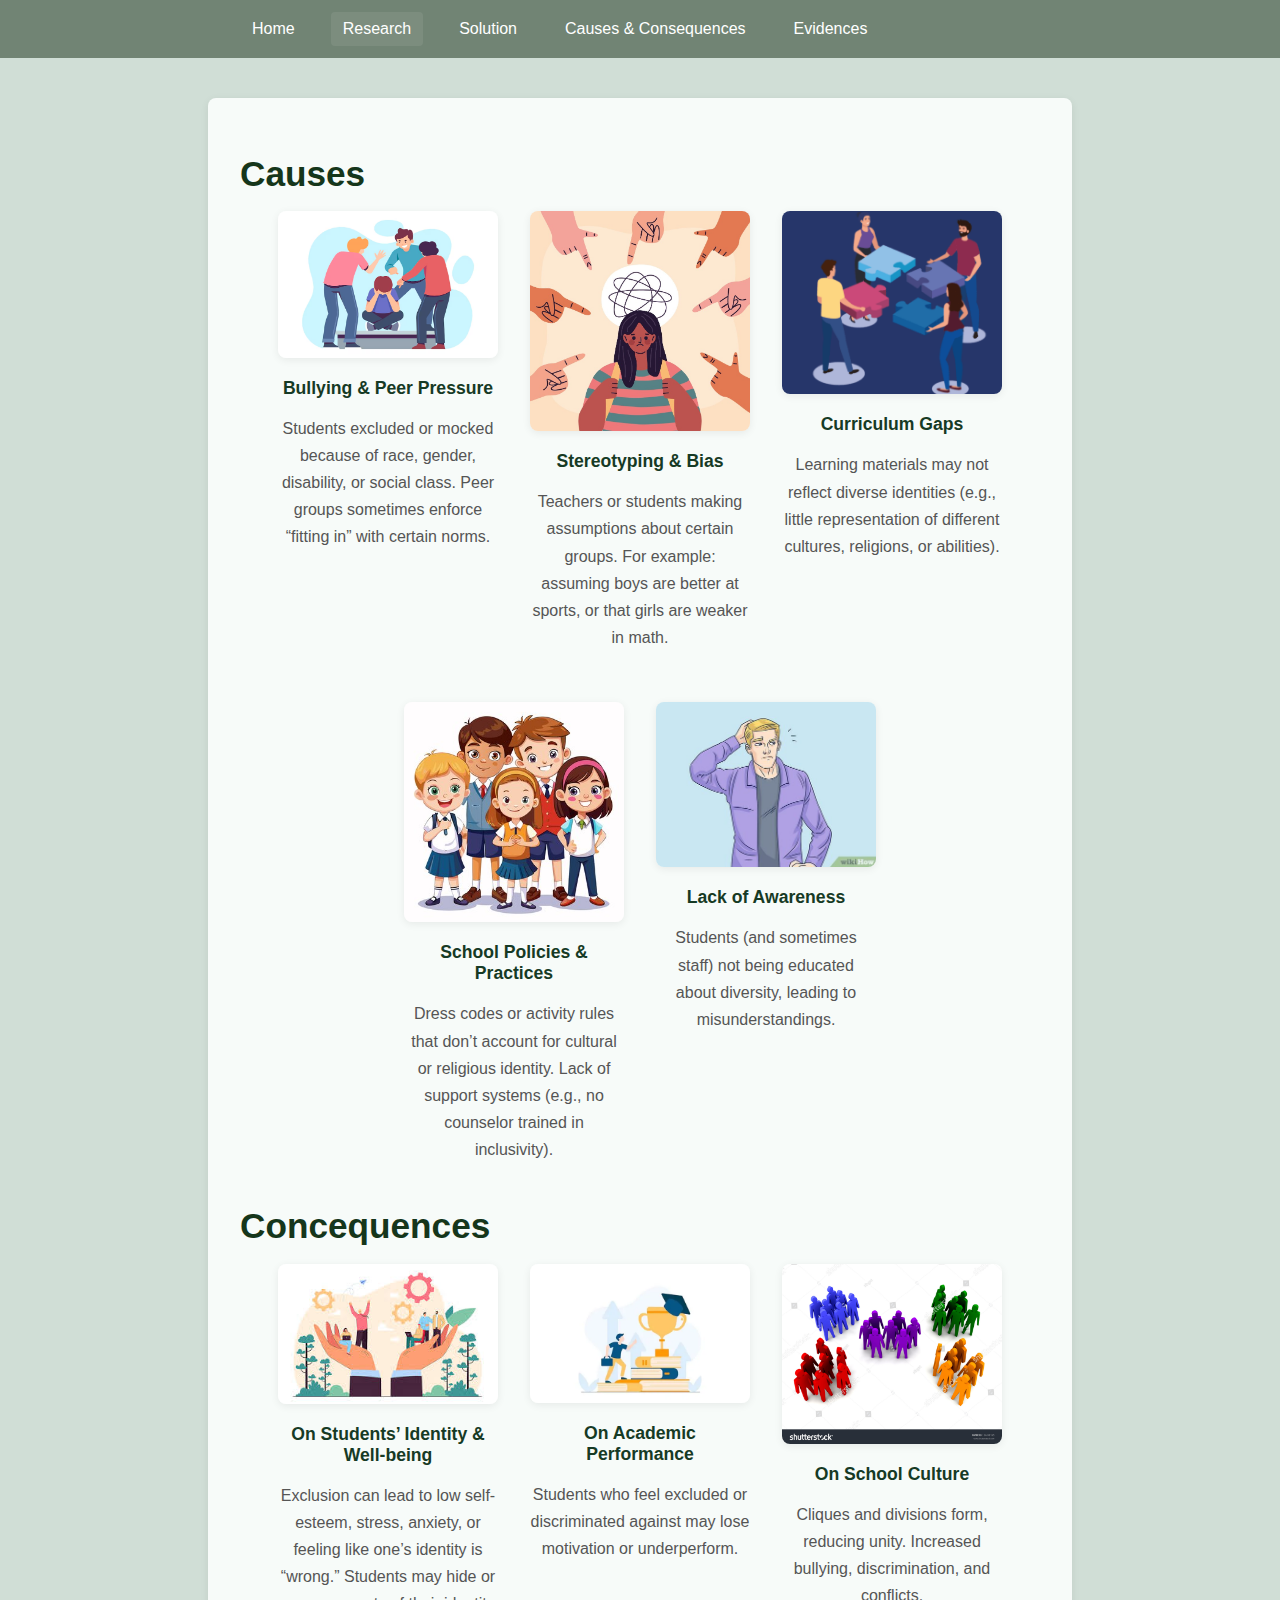
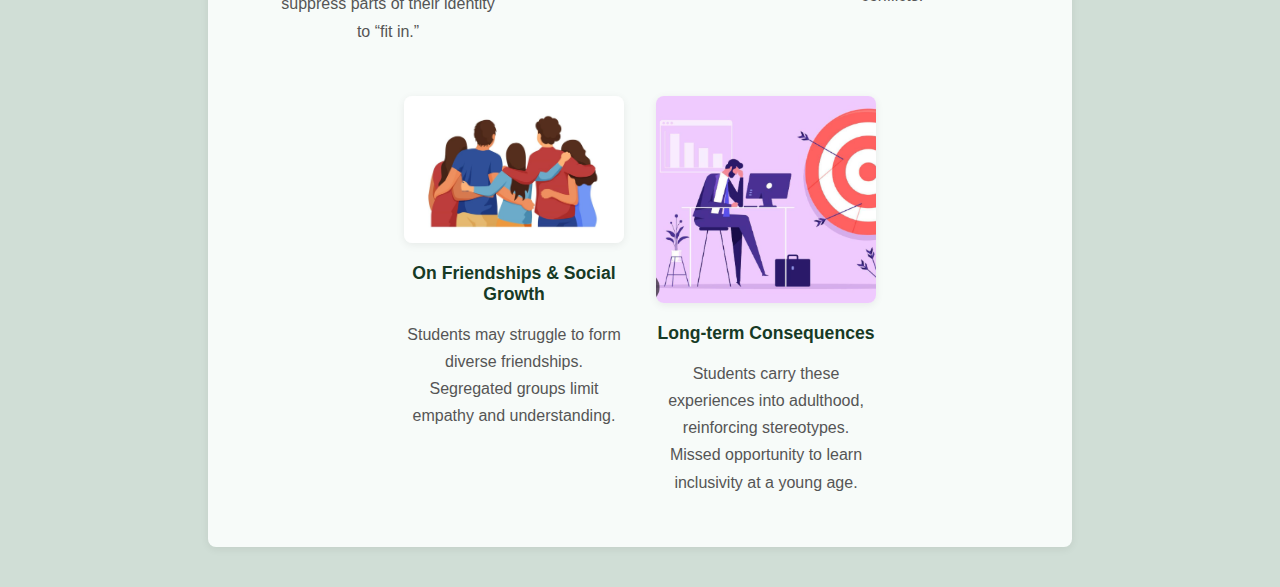
<file: CC.html>
<!DOCTYPE html>
<html lang="en">
<head>
    <meta charset="UTF-8">
    <title>Causes and Concequences</title>
    <meta name="viewport" content="width=device-width, initial-scale=1">
    <style>
        body {
            font-family: 'Segoe UI', Arial, sans-serif;
            background: #d0ded6;
            margin: 0;
            padding: 0;
        }
        .container {
            max-width: 800px;
            margin: 40px auto;
            background: #f7fbf9;
            box-shadow: 0 2px 8px rgba(0,0,0,0.07);
            border-radius: 8px;
            padding: 32px;
        }
        h1 {
            font-size: 2.2em;
            margin-bottom: 0.5em;
            color: #15361b;
        }
        h2 {
            font-size: 1.4em;
            margin-top: 2em;
            color: #163a25;
        }
        p {
            line-height: 1.7;
            color: #555555;
            margin-bottom: 1.2em;
        }
        ul {
            margin: 1em 0 1em 2em;
            color: #555;
        }
        @media (max-width: 600px) {
            .container {
                padding: 16px;
            }
            h1 {
                font-size: 1.4em;
            }
        }
        .search-popup .cat-list-item a::after {
  background: none repeat scroll 0 0 #fff;
  content: "";
  height: 1px;
  border-bottom: 1px solid #759589;
  left: 0;
  opacity: 0;
  position: absolute;
  top: 100%;
  width: 100%;
  -webkit-transition: height 0.3s,opacity 0.3s,-webkit-transform 0.3s;
  transition: height 0.3s,opacity 0.3s,transform 0.3s;
  -webkit-transform: translateY(-5px);
  transform: translateY(-5px);
}
    </style>
</head>
<body>
    <nav style="background:#718474; padding:12px 0;">
        <div style="max-width:800px; margin:0 auto; display:flex; gap:24px;">
            <a href="index.html" style="color:#fff; text-decoration:none; font-weight:500; padding:8px 12px; border-radius:4px; transition:background 0.2s;">Home</a>
            <a href="Research.html" style="color:#fff; text-decoration:none; font-weight:500; padding:8px 12px; border-radius:4px; transition:background 0.2s; background:rgba(255,255,255,0.08);">Research</a>
            <a href="solution.html" style="color:#fff; text-decoration:none; font-weight:500; padding:8px 12px; border-radius:4px; transition:background 0.2s;">Solution</a>
            <a href="CC.html" style="color:#fff; text-decoration:none; font-weight:500; padding:8px 12px; border-radius:4px; transition:background 0.2s;">Causes & Consequences</a>
            <a href="pics.html" style="color:#fff; text-decoration:none; font-weight:500; padding:8px 12px; border-radius:4px; transition:background 0.2s;">Evidences</a>
        </div>
    </nav>
    <div class="container">
        <h1>Causes</h1>
        <div style="display: flex; flex-wrap: wrap; gap: 32px; justify-content: center;">
            <div style="flex: 1 1 220px; max-width: 220px; text-align: center;">
                <img src="peer prob.avif" alt="Substance abuse" style="width:100%; border-radius:8px; box-shadow:0 2px 8px rgba(0,0,0,0.07);">
                <h2 style="font-size:1.1em; margin:16px 0 8px;">Bullying & Peer Pressure</h2>
                <p>Students excluded or mocked because of race, gender, disability, or social class.
Peer groups sometimes enforce “fitting in” with certain norms.
</p>
            </div>
            <div style="flex: 1 1 220px; max-width: 220px; text-align: center;">
                <img src="biass.jpg" alt="Distraction while driving" style="width:100%; border-radius:8px; box-shadow:0 2px 8px rgba(0,0,0,0.07);">
                <h2 style="font-size:1.1em; margin:16px 0 8px;">Stereotyping & Bias</h2>
                <p>Teachers or students making assumptions about certain groups.
For example: assuming boys are better at sports, or that girls are weaker in math.
</p>
            </div>
            <div style="flex: 1 1 220px; max-width: 220px; text-align: center;">
                <img src="Screenshot 2025-08-28 180217.png" alt="Poor road conditions" style="width:100%; border-radius:8px; box-shadow:0 2px 8px rgba(0,0,0,0.07);">
                <h2 style="font-size:1.1em; margin:16px 0 8px;">Curriculum Gaps</h2>
                <p>Learning materials may not reflect diverse identities (e.g., little representation of different cultures, religions, or abilities).</p>
            </div>
        </div>
        <div style="display: flex; flex-wrap: wrap; gap: 32px; justify-content: center; margin-top:32px;">
            <div style="flex: 1 1 220px; max-width: 220px; text-align: center;">
                <img src="polo sckool.jpg" alt="Speeding car" style="width:100%; border-radius:8px; box-shadow:0 2px 8px rgba(0,0,0,0.07);">
                <h2 style="font-size:1.1em; margin:16px 0 8px;">School Policies & Practices</h2>
                <p>Dress codes or activity rules that don’t account for cultural or religious identity.
Lack of support systems (e.g., no counselor trained in inclusivity).
</p>
            </div>
            <div style="flex: 1 1 220px; max-width: 220px; text-align: center;">
                <img src="awarness.jpg" alt="Fatigued driver" style="width:100%; border-radius:8px; box-shadow:0 2px 8px rgba(0,0,0,0.07);">
                <h2 style="font-size:1.1em; margin:16px 0 8px;">Lack of Awareness</h2>
                <p>Students (and sometimes staff) not being educated about diversity, leading to misunderstandings.</p>
            </div>
        </div>
             <h1>Concequences</h1>
        <div style="display: flex; flex-wrap: wrap; gap: 32px; justify-content: center;">
            <div style="flex: 1 1 220px; max-width: 220px; text-align: center;">
                <img src="wellbeing.jpeg" alt="Substance abuse" style="width:100%; border-radius:8px; box-shadow:0 2px 8px rgba(0,0,0,0.07);">
                <h2 style="font-size:1.1em; margin:16px 0 8px;">On Students’ Identity & Well-being
</h2>
                <p>Exclusion can lead to low self-esteem, stress, anxiety, or feeling like one’s identity is “wrong.”
Students may hide or suppress parts of their identity to “fit in.”
</p>
            </div>
            <div style="flex: 1 1 220px; max-width: 220px; text-align: center;">
                <img src="academic-success.webp" alt="Distraction while driving" style="width:100%; border-radius:8px; box-shadow:0 2px 8px rgba(0,0,0,0.07);">
                <h2 style="font-size:1.1em; margin:16px 0 8px;">On Academic Performance</h2>
                <p>Students who feel excluded or discriminated against may lose motivation or underperform.
</p>
            </div>
            <div style="flex: 1 1 220px; max-width: 220px; text-align: center;">
                <img src="grps.jpg" alt="Poor road conditions" style="width:100%; border-radius:8px; box-shadow:0 2px 8px rgba(0,0,0,0.07);">
                <h2 style="font-size:1.1em; margin:16px 0 8px;">On School Culture</h2>
                <p>Cliques and divisions form, reducing unity.
Increased bullying, discrimination, and conflicts.
</p>
            </div>
        </div>
        <div style="display: flex; flex-wrap: wrap; gap: 32px; justify-content: center; margin-top:32px;">
            <div style="flex: 1 1 220px; max-width: 220px; text-align: center;">
                <img src="frnds.jpg" alt="Speeding car" style="width:100%; border-radius:8px; box-shadow:0 2px 8px rgba(0,0,0,0.07);">
                <h2 style="font-size:1.1em; margin:16px 0 8px;">On Friendships & Social Growth</h2>
                <p>Students may struggle to form diverse friendships.
        Segregated groups limit empathy and understanding.
                </p>
            </div>
            <div style="flex: 1 1 220px; max-width: 220px; text-align: center;">
                <img src="Screenshot 2025-08-28 183632.png" alt="Fatigued driver" style="width:100%; border-radius:8px; box-shadow:0 2px 8px rgba(0,0,0,0.07);">
                <h2 style="font-size:1.1em; margin:16px 0 8px;">Long-term Consequences</h2>
                <p>Students carry these experiences into adulthood, reinforcing stereotypes.
        Missed opportunity to learn inclusivity at a young age.
                </p>
            </div>
        </div>
</body>
</html>
</file>
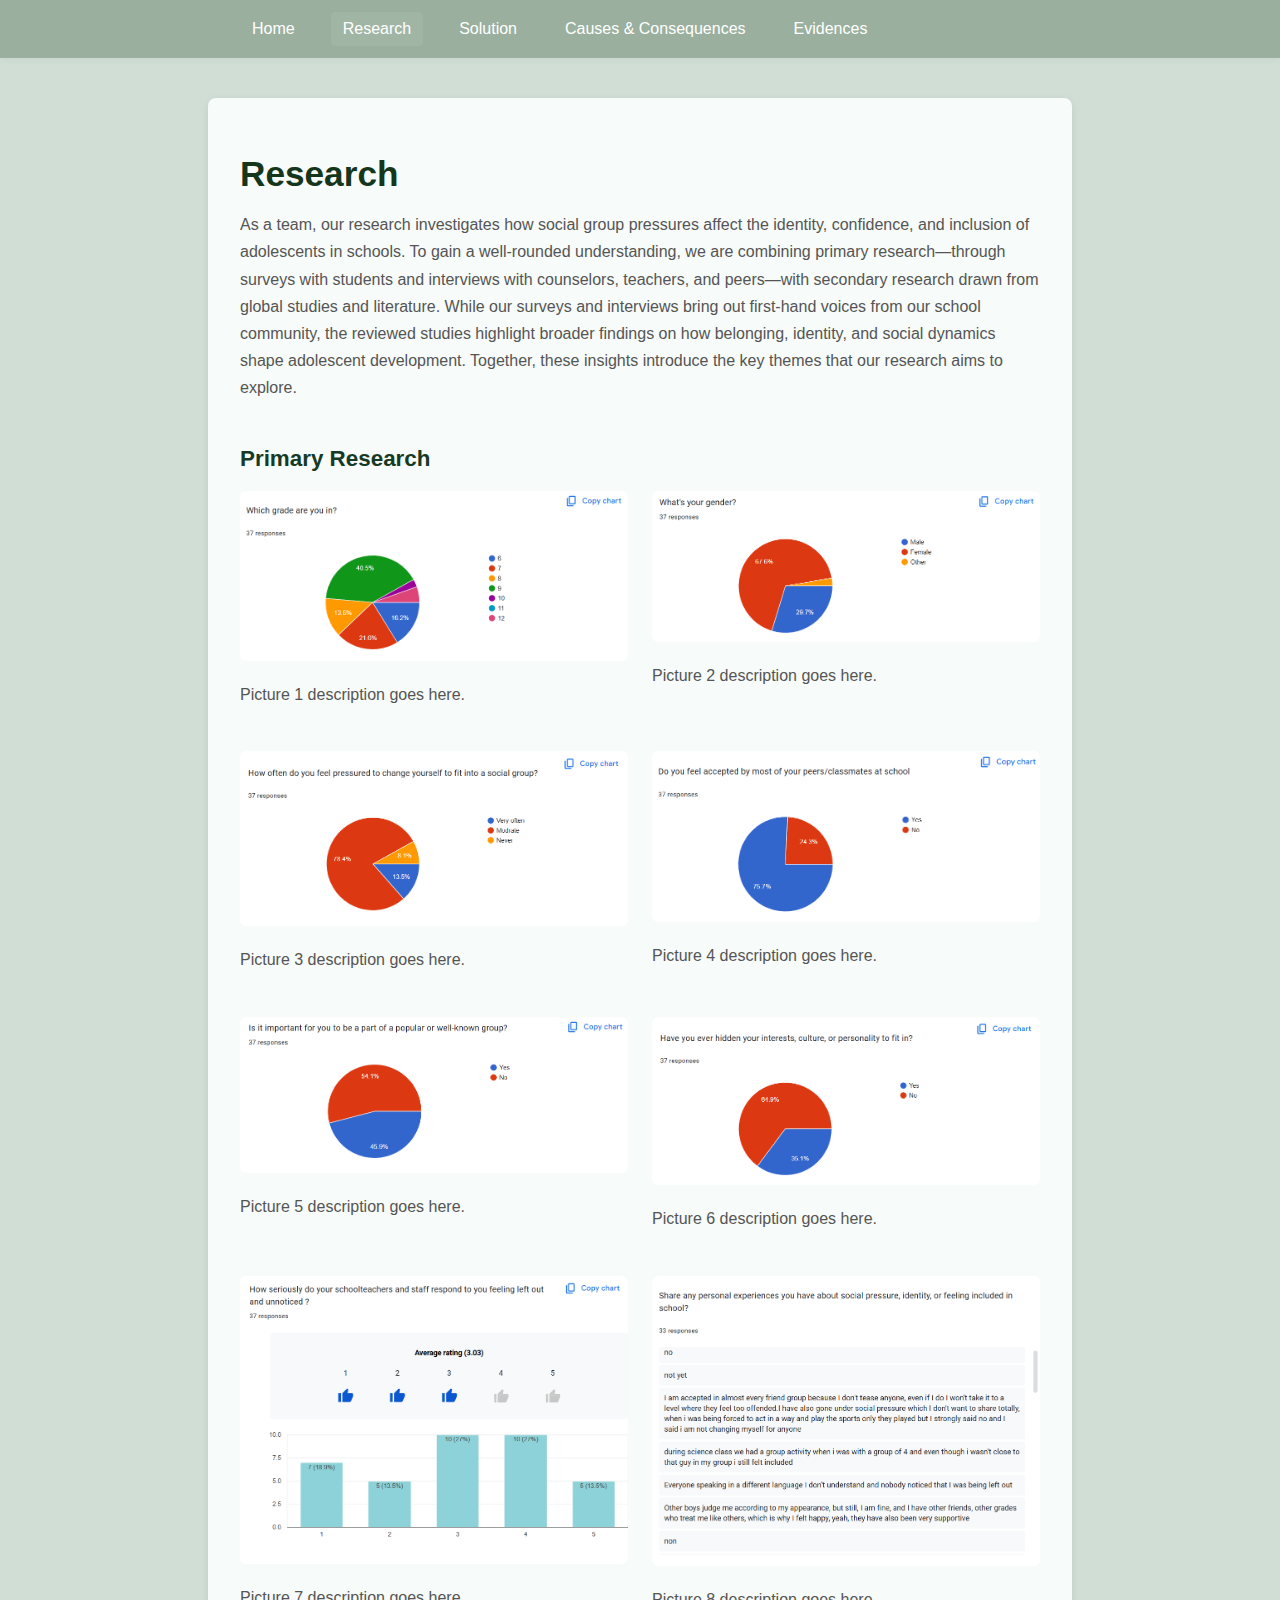
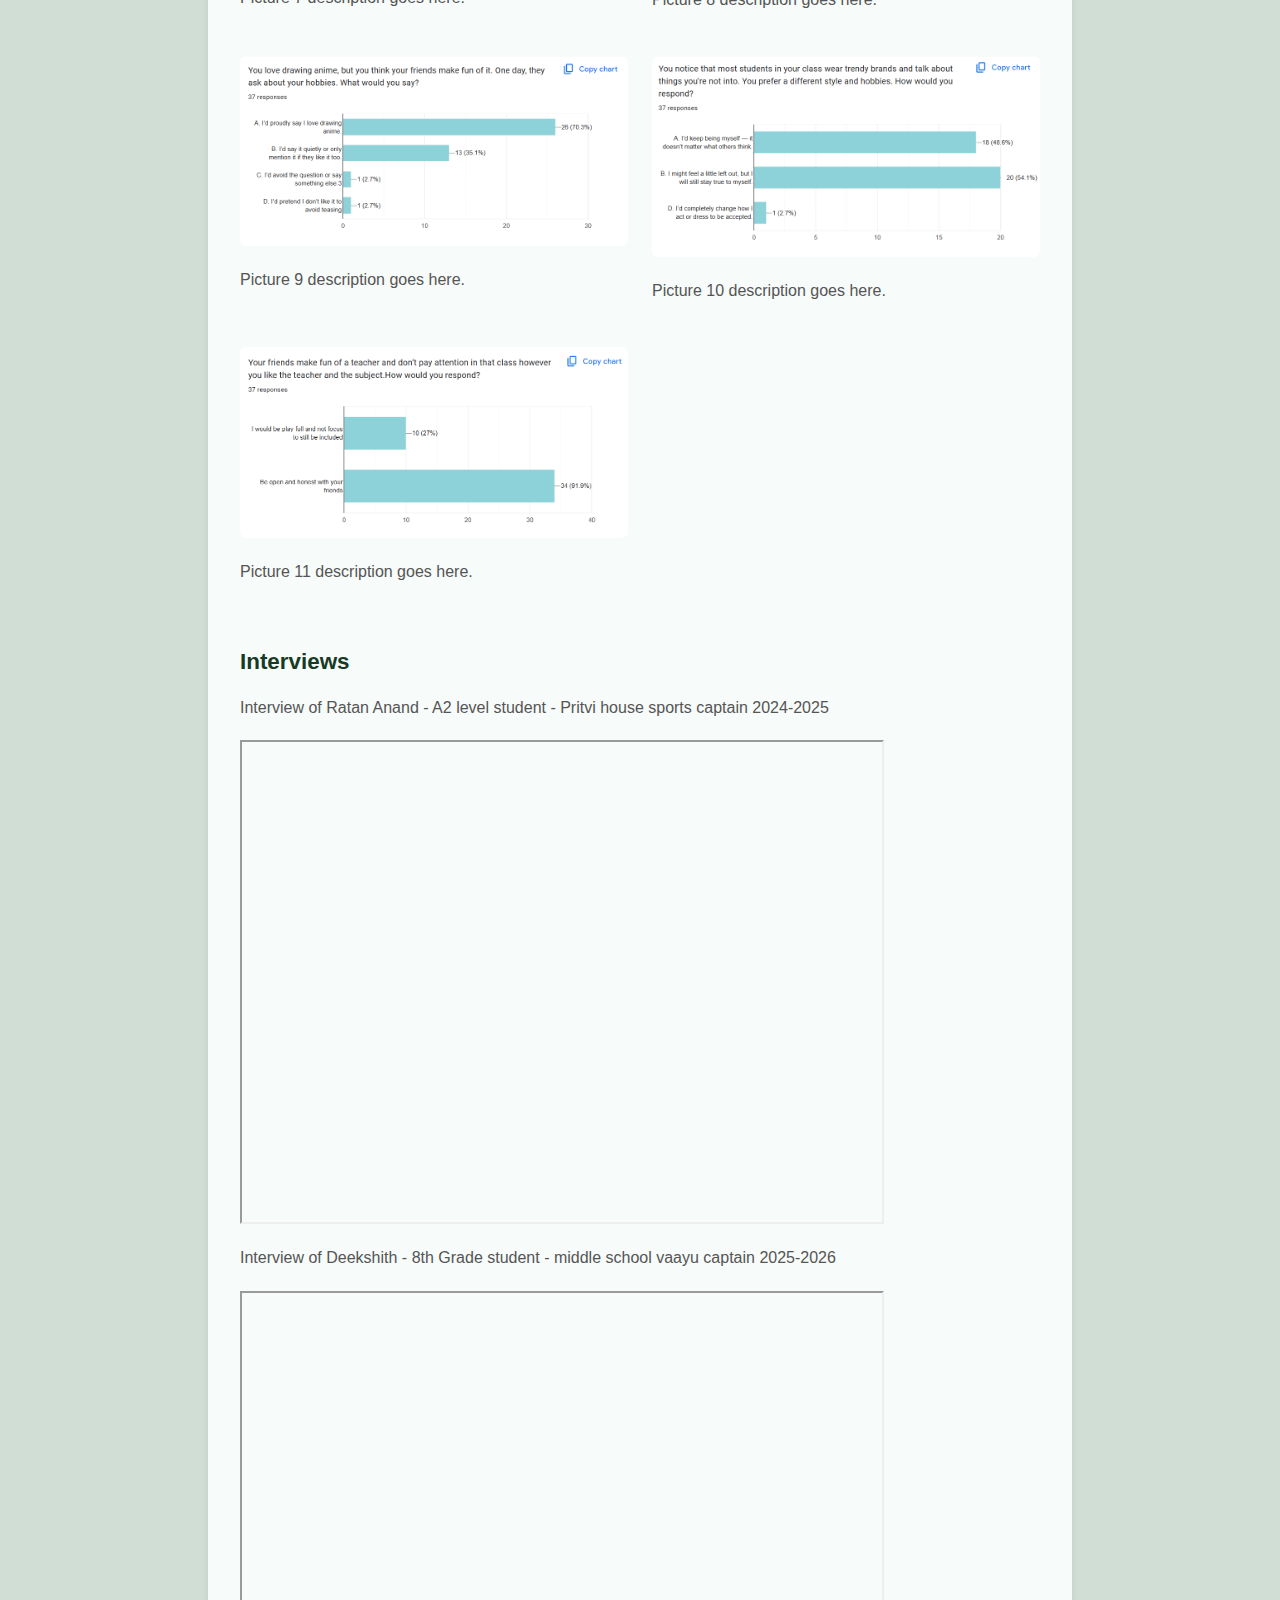
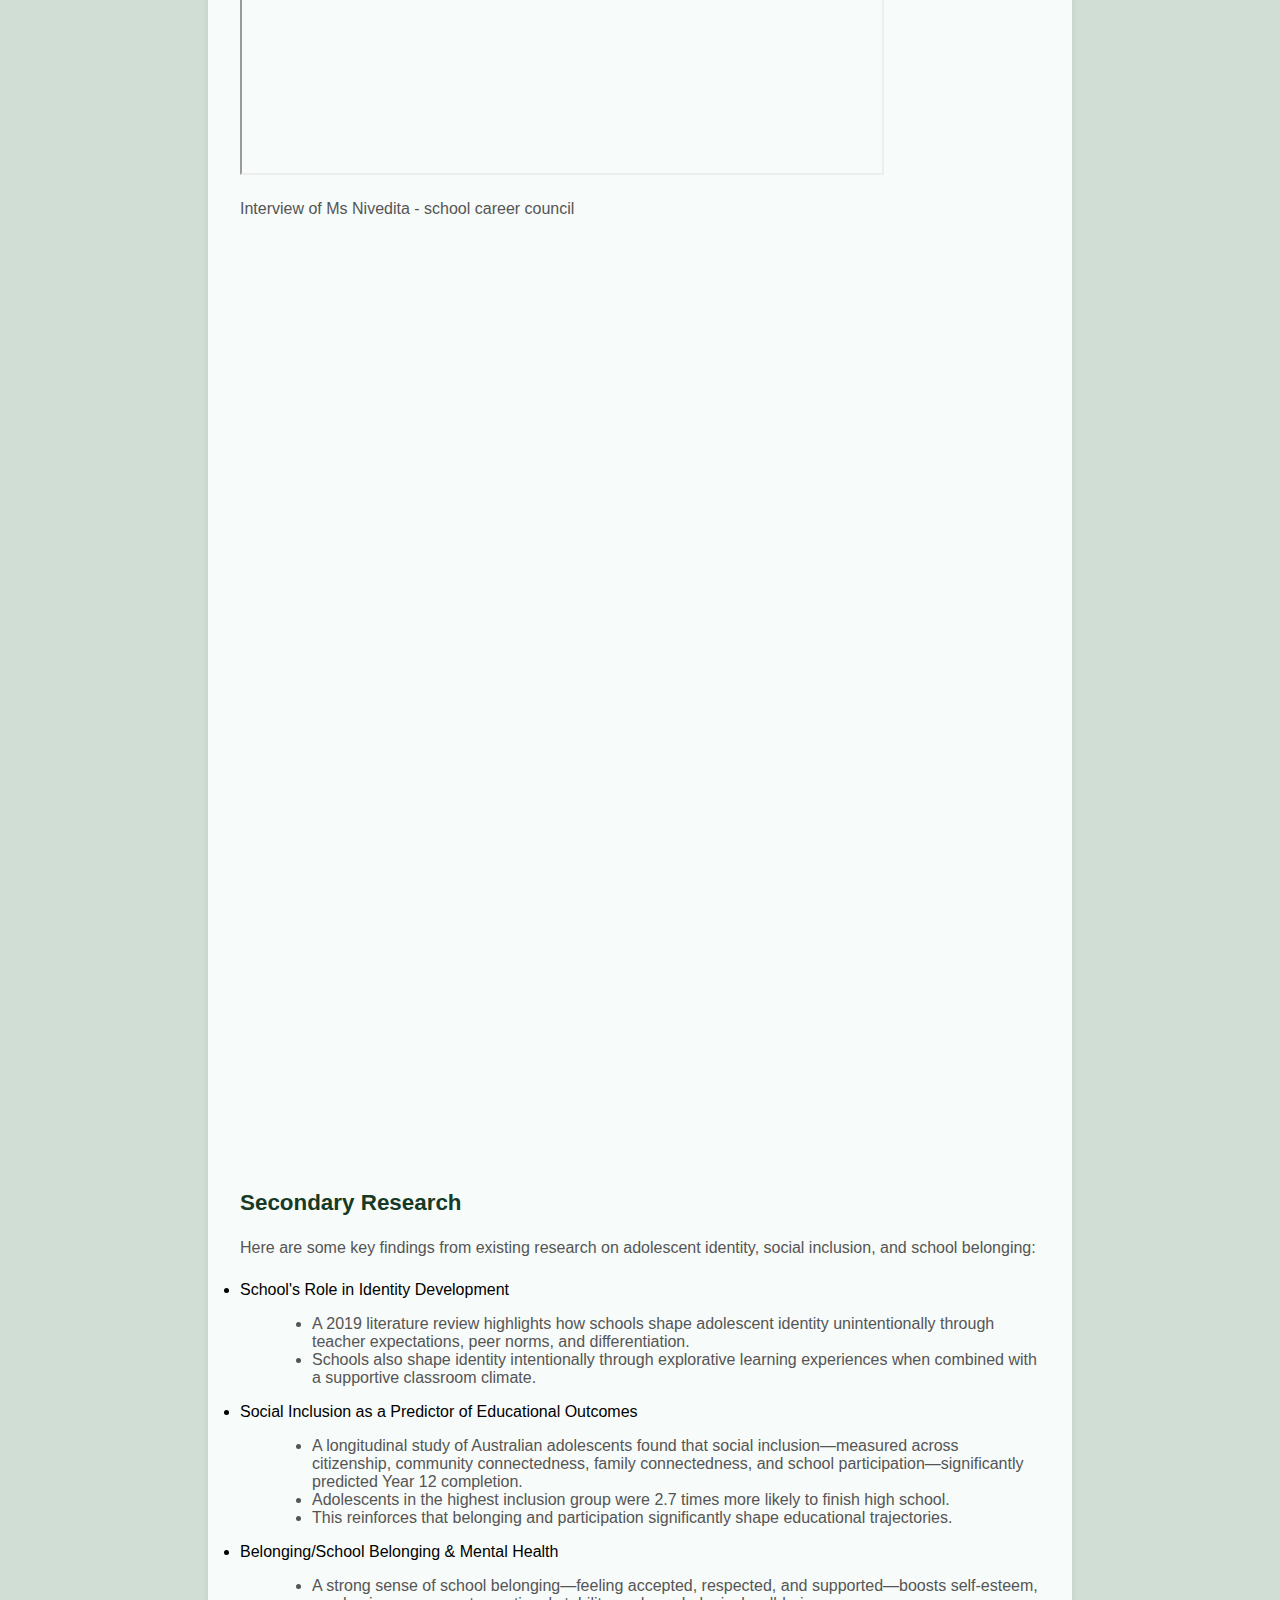
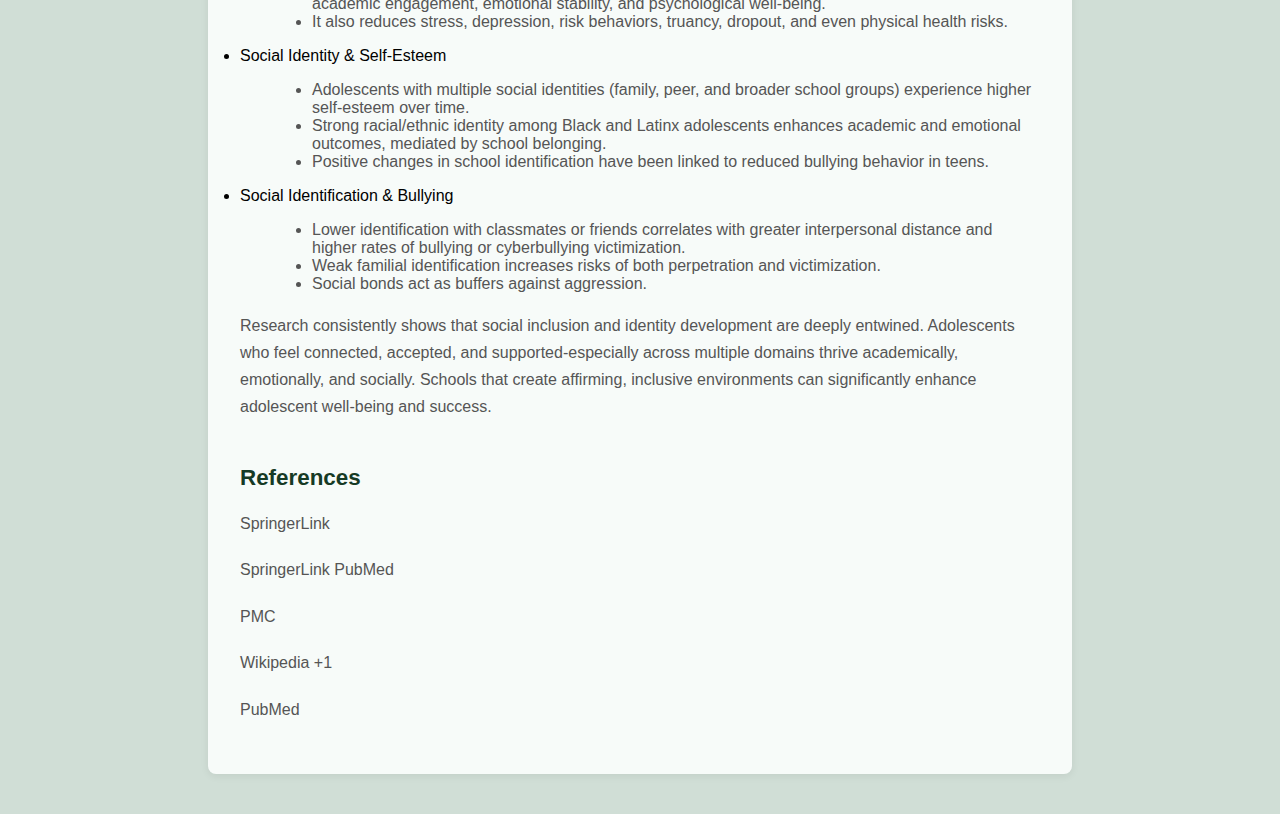
<file: Research.html>
<!DOCTYPE html>
<html lang="en">
<head>
    <meta charset="UTF-8">
    <title>Causes and Concequences</title>
    <meta name="viewport" content="width=device-width, initial-scale=1">
    <style>
        body {
            font-family: 'Segoe UI', Arial, sans-serif;
            background: #d0ded6;
            margin: 0;
            padding: 0;
        }
        .container {
            max-width: 800px;
            margin: 40px auto;
            background: #f7fbf9;
            box-shadow: 0 2px 8px rgba(0,0,0,0.07);
            border-radius: 8px;
            padding: 32px;
        }
        h1 {
            font-size: 2.2em;
            margin-bottom: 0.5em;
            color: #15361b;
        }
        h2 {
            font-size: 1.4em;
            margin-top: 2em;
            color: #163a25;
        }
        p {
            line-height: 1.7;
            color: #555555;
            margin-bottom: 1.2em;
        }
        ul {
            margin: 1em 0 1em 2em;
            color: #555;
        }
        @media (max-width: 600px) {
            .container {
                padding: 16px;
            }
            h1 {
                font-size: 1.4em;
            }
        }
        .search-popup .cat-list-item a::after {
  background: none repeat scroll 0 0 #fff;
  content: "";
  height: 1px;
  border-bottom: 1px solid #759589;
  left: 0;
  opacity: 0;
  position: absolute;
  top: 100%;
  width: 100%;
  -webkit-transition: height 0.3s,opacity 0.3s,-webkit-transform 0.3s;
  transition: height 0.3s,opacity 0.3s,transform 0.3s;
  -webkit-transform: translateY(-5px);
  transform: translateY(-5px);
}
    </style>
    <nav style="background:#9aaf9e; padding:12px 0; box-shadow:0 2px 8px rgba(0,0,0,0.04);">
        <div style="max-width:800px; margin:0 auto; display:flex; gap:24px;">
            <a href="index.html" style="color:#fff; text-decoration:none; font-weight:500; padding:8px 12px; border-radius:4px; transition:background 0.2s;">Home</a>
            <a href="Research.html" style="color:#fff; text-decoration:none; font-weight:500; padding:8px 12px; border-radius:4px; transition:background 0.2s; background:rgba(255,255,255,0.08);">Research</a>
            <a href="solution.html" style="color:#fff; text-decoration:none; font-weight:500; padding:8px 12px; border-radius:4px; transition:background 0.2s;">Solution</a>
            <a href="CC.html" style="color:#fff; text-decoration:none; font-weight:500; padding:8px 12px; border-radius:4px; transition:background 0.2s;">Causes & Consequences</a>
            <a href="pics.html" style="color:#fff; text-decoration:none; font-weight:500; padding:8px 12px; border-radius:4px; transition:background 0.2s;">Evidences</a>
            
            
            
        </div>
    </nav>
</head>
<body>
    <div class="container">
        <h1>Research</h1>
        <p>
            As a team, our research investigates how social group pressures affect the identity, confidence, and inclusion of adolescents in schools. To gain a well-rounded understanding, we are combining primary research—through surveys with students and interviews with counselors, teachers, and peers—with secondary research drawn from global studies and literature. While our surveys and interviews bring out first-hand voices from our school community, the reviewed studies highlight broader findings on how belonging, identity, and social dynamics shape adolescent development. Together, these insights introduce the key themes that our research aims to explore.
        </p>
        <h2>Primary Research</h2>
        <div style="display: grid; grid-template-columns: 1fr 1fr; gap: 24px;">
            <div>
                <img src="Screenshot 2025-08-27 164814.png" alt="Description 1" style="width:100%; border-radius:6px;">
                <p>Picture 1 description goes here.</p>
            </div>
            <div>
                <img src="Screenshot 2025-08-27 164824.png" alt="Description 2" style="width:100%; border-radius:6px;">
                <p>Picture 2 description goes here.</p>
            </div>
            <div>
                <img src="Screenshot 2025-08-27 164846.png" alt="Description 3" style="width:100%; border-radius:6px;">
                <p>Picture 3 description goes here.</p>
            </div>
            <div>
                <img src="Screenshot 2025-08-27 164854.png" alt="Description 4" style="width:100%; border-radius:6px;">
                <p>Picture 4 description goes here.</p>
            </div>
            <div>
                <img src="Screenshot 2025-08-27 164901.png" alt="Description 5" style="width:100%; border-radius:6px;">
                <p>Picture 5 description goes here.</p>
            </div>
            <div>
                <img src="Screenshot 2025-08-27 164908.png" alt="Description 6" style="width:100%; border-radius:6px;">
                <p>Picture 6 description goes here.</p>
            </div>
            <div>
                <img src="Screenshot 2025-08-27 164918.png" alt="Description 7" style="width:100%; border-radius:6px;">
                <p>Picture 7 description goes here.</p>
            </div>
            <div>
                <img src="Screenshot 2025-08-27 164953.png" alt="Description 8" style="width:100%; border-radius:6px;">
                <p>Picture 8 description goes here.</p>
            </div>
            <div>
                <img src="Screenshot 2025-08-27 165015.png" alt="Description 9" style="width:100%; border-radius:6px;">
                <p>Picture 9 description goes here.</p>
            </div>
            <div>
                <img src="Screenshot 2025-08-27 165023.png" alt="Description 10" style="width:100%; border-radius:6px;">
                <p>Picture 10 description goes here.</p>
            </div>
            <div>
                <img src="Screenshot 2025-08-27 165031.png" alt="Description 11" style="width:100%; border-radius:6px;">
                <p>Picture 11 description goes here.</p>
            </div>
        </div>
        <!-- <p>
            Start your section here. You can add paragraphs, lists, and headings to organize your content.
        </p>
        <ul>
            <li>First key point about your topic.</li>
            <li>Second important detail or explanation.</li>
            <li>Additional information or example.</li>
        </ul>
        <h2>Secindary research</h2>
        <p>
            <ol> --><h2> Interviews</h2>
<p>Interview of Ratan Anand - A2 level student - Pritvi house sports captain 2024-2025</p>
  <iframe src="https://drive.google.com/file/d/1H9KtuQIpTexU9d2Jjqx1APDjpLCPW13I/preview" width="640" height="480" allow="autoplay"></iframe>
<p>Interview of Deekshith - 8th Grade student - middle school vaayu captain 2025-2026</p>
  <iframe src="https://drive.google.com/file/d/18KTc8WL1aDyaqoYIdm3kOww1l7nwNVN3/preview" width="640" height="480" allow="autoplay"></iframe>
<p>Interview of Ms Nivedita - school career council</p>
  <iframe src="https://embed.screenapp.io/app/#/shared/QPLlmKHlDg?embed=true" width="640" height="900" frameborder="0" allowfullscreen></iframe>
        <h2>Secondary Research</h2>
        <p>Here are some key findings from existing research on adolescent identity, social inclusion, and school belonging:</p>
        
  <li>
    School's Role in Identity Development  
    <ul>
      <li>A 2019 literature review highlights how schools shape adolescent identity unintentionally through teacher expectations, peer norms, and differentiation.</li>
      <li>Schools also shape identity intentionally through explorative learning experiences when combined with a supportive classroom climate.</li>
    </ul>
  </li>
  <li>
    Social Inclusion as a Predictor of Educational Outcomes  
    <ul>
      <li>A longitudinal study of Australian adolescents found that social inclusion—measured across citizenship, community connectedness, family connectedness, and school participation—significantly predicted Year 12 completion.</li>
      <li>Adolescents in the highest inclusion group were 2.7 times more likely to finish high school.</li>
      <li>This reinforces that belonging and participation significantly shape educational trajectories.</li>
    </ul>
  </li>
  <li>
    Belonging/School Belonging & Mental Health  
    <ul>
      <li>A strong sense of school belonging—feeling accepted, respected, and supported—boosts self-esteem, academic engagement, emotional stability, and psychological well-being.</li>
      <li>It also reduces stress, depression, risk behaviors, truancy, dropout, and even physical health risks.</li>
    </ul>
  </li>
  <li>
    Social Identity & Self-Esteem  
    <ul>
      <li>Adolescents with multiple social identities (family, peer, and broader school groups) experience higher self-esteem over time.</li>
      <li>Strong racial/ethnic identity among Black and Latinx adolescents enhances academic and emotional outcomes, mediated by school belonging.</li>
      <li>Positive changes in school identification have been linked to reduced bullying behavior in teens.</li>
    </ul>
  </li>
  <li>
    Social Identification & Bullying  
    <ul>
      <li>Lower identification with classmates or friends correlates with greater interpersonal distance and higher rates of bullying or cyberbullying victimization.</li>
      <li>Weak familial identification increases risks of both perpetration and victimization.</li>
      <li>Social bonds act as buffers against aggression.</li>
    </ul>
  </li>
</ol>
        </p>
        <p>Research consistently shows that social inclusion and identity development are deeply entwined. Adolescents who feel connected, accepted, and supported-especially across multiple domains thrive academically, emotionally, and socially. Schools that create affirming, inclusive environments can significantly enhance adolescent well-being and success.</p>
    <h2>References</h2>
    <p>SpringerLink</p>
    <p>SpringerLink PubMed</p>
    <p>PMC</p>
    <p>Wikipedia +1</p>
    <p>PubMed</p>
    </div>
</body>
</html>
</file>
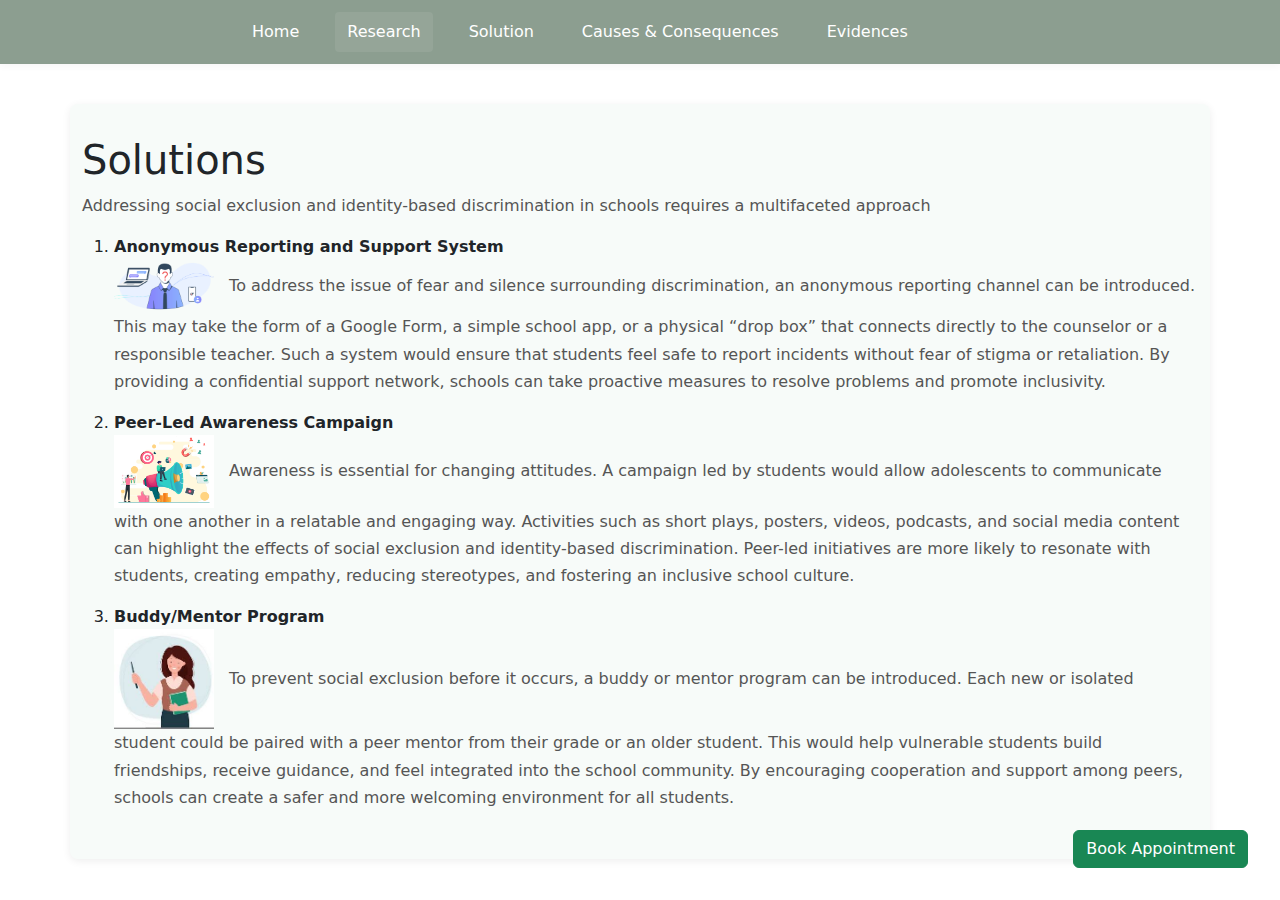
<file: solution.html>
<!DOCTYPE html>
<html lang="en">
<head>
    <meta charset="UTF-8">
    <title>Causes and Concequences</title>
    <meta name="viewport" content="width=device-width, initial-scale=1">
    <style>
        body {
            font-family: 'Segoe UI', Arial, sans-serif;
            background: #d0ded6;
            margin: 0;
            padding: 0;
        }
        .container {
            max-width: 800px;
            margin: 40px auto;
            background: #f7fbf9;
            box-shadow: 0 2px 8px rgba(0,0,0,0.07);
            border-radius: 8px;
            padding: 32px;
        }
        h1 {
            font-size: 2.2em;
            margin-bottom: 0.5em;
            color: #15361b;
        }
        h2 {
            font-size: 1.4em;
            margin-top: 2em;
            color: #163a25;
        }
        p {
            line-height: 1.7;
            color: #555555;
            margin-bottom: 1.2em;
        }
        ul {
            margin: 1em 0 1em 2em;
            color: #555;
        }
        @media (max-width: 600px) {
            .container {
                padding: 16px;
            }
            h1 {
                font-size: 1.4em;
            }
        }
        .search-popup .cat-list-item a::after {
  background: none repeat scroll 0 0 #fff;
  content: "";
  height: 1px;
  border-bottom: 1px solid #759589;
  left: 0;
  opacity: 0;
  position: absolute;
  top: 100%;
  width: 100%;
  -webkit-transition: height 0.3s,opacity 0.3s,-webkit-transform 0.3s;
  transition: height 0.3s,opacity 0.3s,transform 0.3s;
  -webkit-transform: translateY(-5px);
  transform: translateY(-5px);
}
    </style>
    <!-- Navigation Menu -->
    <nav style="background:#8c9e90; padding:12px 0; box-shadow:0 2px 8px rgba(0,0,0,0.04);">
        <div style="max-width:800px; margin:0 auto; display:flex; gap:24px;">
            <a href="index.html" style="color:#fff; text-decoration:none; font-weight:500; padding:8px 12px; border-radius:4px; transition:background 0.2s;">Home</a>
            <a href="Research.html" style="color:#fff; text-decoration:none; font-weight:500; padding:8px 12px; border-radius:4px; transition:background 0.2s; background:rgba(255,255,255,0.08);">Research</a>
            <a href="solution.html" style="color:#fff; text-decoration:none; font-weight:500; padding:8px 12px; border-radius:4px; transition:background 0.2s;">Solution</a>
            <a href="CC.html" style="color:#fff; text-decoration:none; font-weight:500; padding:8px 12px; border-radius:4px; transition:background 0.2s;">Causes & Consequences</a>
            <a href="pics.html" style="color:#fff; text-decoration:none; font-weight:500; padding:8px 12px; border-radius:4px; transition:background 0.2s;">Evidences</a>
        </div>
    </nav>
</head></div>
<body>
    <div class="container">
        <h1> Solutions</h1>
        <p>
            Addressing social exclusion and identity-based discrimination in schools requires a multifaceted approach
        </p>
        <ol>
      <li>
        <strong>Anonymous Reporting and Support System</strong>
        <p>
          <img src="anonymoss.png" alt="Anonymous Support" style="vertical-align:middle;margin-right:10px;width:100px;height:auto;">
          To address the issue of fear and silence surrounding discrimination, an anonymous reporting channel can be introduced. This may take the form of a Google Form, a simple school app, or a physical “drop box” that connects directly to the counselor or a responsible teacher. Such a system would ensure that students feel safe to report incidents without fear of stigma or retaliation. By providing a confidential support network, schools can take proactive measures to resolve problems and promote inclusivity.
        </p>
      </li>
      <li>
        <strong>Peer-Led Awareness Campaign</strong>
        <p>
          <img src="peer-led.png" alt="Awareness Campaign" style="vertical-align:middle;margin-right:10px;width:100px;height:auto;">
          Awareness is essential for changing attitudes. A campaign led by students would allow adolescents to communicate with one another in a relatable and engaging way. Activities such as short plays, posters, videos, podcasts, and social media content can highlight the effects of social exclusion and identity-based discrimination. Peer-led initiatives are more likely to resonate with students, creating empathy, reducing stereotypes, and fostering an inclusive school culture.
        </p>
      </li>
      <li>
        <strong>Buddy/Mentor Program</strong>
        <p>
          <img src="buddy.jpeg" alt="Buddy Mentor Program" style="vertical-align:middle;margin-right:10px;width:100px;height:auto;">
          To prevent social exclusion before it occurs, a buddy or mentor program can be introduced. Each new or isolated student could be paired with a peer mentor from their grade or an older student. This would help vulnerable students build friendships, receive guidance, and feel integrated into the school community. By encouraging cooperation and support among peers, schools can create a safer and more welcoming environment for all students.
        </p>
      </li>
    </ol>
    </div>
    <!-- Bootstrap CSS -->
    <link href="https://cdn.jsdelivr.net/npm/bootstrap@5.3.3/dist/css/bootstrap.min.css" rel="stylesheet">
    <!-- Font Awesome for icons -->
    <link rel="stylesheet" href="https://cdnjs.cloudflare.com/ajax/libs/font-awesome/6.4.2/css/all.min.css">

    <!-- SVG icon for check-circle -->
    <svg style="display:none;">
        <symbol id="check-circle" viewBox="0 0 16 16" fill="currentColor">
            <path d="M8 15A7 7 0 1 0 8 1a7 7 0 0 0 0 14zm3.354-8.646a.5.5 0 0 1 0 .707l-4 4a.5.5 0 0 1-.708 0l-2-2a.5.5 0 1 1 .708-.708L7 10.293l3.646-3.647a.5.5 0 0 1 .708 0z"/>
        </symbol>
    </svg>

    <!-- Modal Trigger Button (optional, for demo) -->
    <button type="button" class="btn btn-success" data-bs-toggle="modal" data-bs-target="#leadModal" style="position:fixed;bottom:32px;right:32px;z-index:999;">
        Book Appointment
    </button>

    <!-- Modal HTML -->
    <div class="modal fade" id="leadModal" tabindex="-1" aria-hidden="true" aria-labelledby="leadModalLabel" aria-modal="true" role="dialog">
        <div class="modal-dialog modal-dialog-centered modal-lg">
            <div class="modal-content rounded-0">
                <button type="button" class="btn-close position-absolute end-0 z-1 p-3" data-bs-dismiss="modal" aria-label="Close"></button>
                <div class="modal-body p-0">
                    <div class="row g-0">
                        <div class="col-md-6 p-5">
                            <h3 class="mb-4 fs-1 text-uppercase">Book and Appointment</h3>
                            <p class="text-muted mb-4 fs-6">Join hundreds of students to help yourself with free individual councelling sessions.</p>
                            <form id="leadForm" method="post" action="#">
                                <div class="form-group mb-2">
                                    <input type="text" class="form-control border-0 border-bottom" id="name" placeholder="Your Name" required="">
                                </div>
                                <div class="form-group mb-2">
                                    <input name="email" type="email" class="form-control border-0 border-bottom" id="email" placeholder="Email Address" required="">
                                </div>
                                <div class="form-group mb-2">
                                    <input name="phone" type="tel" class="form-control border-0 border-bottom" id="phone" placeholder="Phone Number (optional)">
                                </div>
                                <div class="form-group mb-5">
                                    <select name="subject" class="form-control border-0 border-bottom" id="goal">
                                        <option value="" selected="" disabled="">What's your primary goal?</option>
                                        <option value="stress">Reduce Stress</option>
                                        <option value="productivity">Increase Productivity</option>
                                        <option value="balance">Work-Life Balance</option>
                                        <option value="confidence">Build Confidence</option>
                                        <option value="other">Other</option>
                                    </select>
                                </div>
                                <button type="submit" class="btn btn-primary w-100 p-3 rounded-0">Get My Free Assessment</button>
                                     <i class="fas fa-arrow-right ms-2"></i>
                                </button>
                                <div class="text-center mt-3">
                                    <span class="text-dark fs-6 fst-italic">100% Privacy Guaranteed</span>
                                </div>
                                <div class="text-center mt-3">
                                    <a href="https://mail.google.com/" target="_blank" class="btn btn-outline-danger w-50">
                                        <i class="fas fa-envelope me-2"></i>e-mail
                                    </a>
                                </div>
                            </form>
                        </div>
                        <div class="col-md-6">
                            <div class="hero-image h-100 bg-secondary p-5">
                                <div class="hero-content">
                                    <h4 class="text-primary"><i class="fas fa-star me-2"></i> What You'll Get:</h4>
                                    <div class="mt-4">
                                        <div class="benefit-item d-flex align-items-center mb-2">
                                            <svg class="me-1 text-primary" width="24" height="24"><use xlink:href="#check-circle"></use></svg>
                                            <span>Personalized lifestyle analysis</span>
                                        </div>
                                        <div class="benefit-item d-flex align-items-center mb-2">
                                            <svg class="me-1 text-primary" width="24" height="24"><use xlink:href="#check-circle"></use></svg>
                                            <span>30-minute strategy session</span>
                                        </div>
                                        <div class="benefit-item d-flex align-items-center mb-2">
                                            <svg class="me-1 text-primary" width="24" height="24"><use xlink:href="#check-circle"></use></svg>
                                            <span>Custom action plan</span>
                                        </div>
                                        <div class="benefit-item d-flex align-items-center mb-2">
                                            <svg class="me-1 text-primary" width="24" height="24"><use xlink:href="#check-circle"></use></svg>
                                            <span>Scheduled Time slots</span>
                                        </div>
                                    </div>
                                    <div class="py-3">
                                        <div class="d-flex align-items-center text-white">
                                            <img src="pictureda.jpeg" class="rounded-circle me-3" width="50" alt="Coach">
                                            <div>
                                                <h4 class="mb-0 text-primary">Ms Sowmya</h4>
                                                <small class="text-muted">student councellor</small>
                                            </div>
                                        </div>
                                    </div>
                                </div>
                            </div>
                        </div>
                    </div>
                </div>
            </div>
        </div>
    </div>

    <!-- Bootstrap JS Bundle (includes Popper) -->
    <script src="https://cdn.jsdelivr.net/npm/bootstrap@5.3.3/dist/js/bootstrap.bundle.min.js"></script>

</body>
</html>
</file>
<file: css/style.css>
/*
Theme Name: Emily - Life Coach and Writer HTML Template
Theme URI: https://templatesjumgle.com/
Author: Template Jungle
Author URI: https://templatejumgle.com/
Description: Emily is specially designed product packaged for Life Coach and Writer by Templates Jumgle.
Version: 1.1
*/

/*--------------------------------------------------------------
This is main CSS file that contains custom style rules used in this template
--------------------------------------------------------------*/
/*------------------------------------------------
CSS STRUCTURE:

1. VARIABLES
2. GENERAL TYPOGRAPHY
font-family: 'Playfair Display', serif;
font-family: 'Roboto', sans-serif;

--------------------------------------------------------------*/
body {
    --heading-font: 'Playfair Display', serif;
    --heading-font-weight: 400;
    --heading-color: var(--bs-dark);
    --heading-line-height: 1.24;

    --swiper-theme-color: var(--bs-primary);

    --custom-easing: cubic-bezier(.17, .67, .83, .67);

    --background-color: #F3EBEB;

    --secondary-font: 'Licorice', cursive;

    /* bootstrap */
    --bs-body-font-family: 'Roboto', sans-serif;
    --bs-body-font-size: 1.25rem;
    --bs-body-font-weight: 400;
    --bs-body-line-height: 1.7;
    --bs-body-color: #555555;
    --bs-body-color-rgb: 85, 85, 85;

    --bs-primary: #759589;
    --bs-primary-dark: #4a5c55;
    --bs-secondary: #EBF4F1;
    --bs-black: #111;
    --bs-light: #F1F1F0;
    --bs-dark: #304248;
    --bs-gray: #9aa1a7;
    --bs-gray-dark: #51565b;
    
    --bs-primary-rgb: 117, 149, 137;
    --bs-primary-dark-rgb: 74, 92, 85;
    --bs-secondary-rgb: 235, 244, 241;
    --bs-black-rgb: 17, 17, 17;
    --bs-light-rgb: 241, 241, 240;
    --bs-dark-rgb: 48, 66, 72;

    --bs-link-color: var(--bs-dark);
    --bs-link-color-rgb: 17, 17, 17;
    --bs-link-decoration: underline;
    --bs-link-hover-color: var(--bs-primary);
    --bs-link-hover-color-rgb: 17, 17, 17;
}

.display-1,
.display-2,
.display-3,
.display-4,
.display-5,
.display-6,
h1,
.h1,
h2,
.h2,
h3,
.h3,
h4,
.h4,
h5,
.h5,
h6,
.h6 {
    font-family: var(--heading-font);
    font-weight: var(--heading-font-weight);
    color: var(--heading-color);
    line-height: var(--heading-line-height);
    text-transform: capitalize;
}

a {
    text-decoration: none;
    transition: all 0.3s ease-out;
    color: inherit;
}

.secondary-heading {
    color: var(--bs-primary);
    font-family: 'Roboto', sans-serif;
    font-style: normal;
    font-weight: 400;
    line-height: 2rem;
    letter-spacing: 0.3rem;
    text-transform: uppercase;
}

.secondary-font {
    font-family: var(--secondary-font);
    font-size: 8rem;
}

.padding-large {
    padding-top: 10rem;
    padding-bottom: 10rem;
}

.padding-medium {
    padding-top: 9rem;
    padding-bottom: 9rem;
}

.padding-medium-2 {
    padding-top: 14rem;
}

@media only screen and (max-width: 768px) {

    .secondary-font {
        font-size: 5rem;
    }

    .padding-large {
        padding-top: 18rem;
    }

    .padding-medium {
        padding-top: 7rem;
        padding-bottom: 7rem;
    }

    .padding-medium-2 {
        padding-top: 12rem;
    }
}

/* Dropdown */
.dropdown-menu {
    --bs-dropdown-border-radius: 0;
    --bs-dropdown-border-width: 0;
}

.dropdown-item {
    --bs-dropdown-item-padding-y: 0.25rem;
    --bs-dropdown-item-padding-x: 1rem;
    --bs-dropdown-link-color: var(--bs-black);
    --bs-dropdown-item-border-radius: 0;
}

.dropdown-item.active,
.dropdown-item:active {
    --bs-dropdown-link-active-color: var(--bs-light);
    --bs-dropdown-link-active-bg: var(--bs-black);
}

/* list group */
.list-group-item {
    --bs-list-group-item-padding-x: 0;
    --bs-list-group-border-width: 0;
}

/* btn */
.btn {
    --bs-btn-border-radius: 0;
}

.btn-primary {
    border-radius: 0.625rem;
    text-transform: uppercase;
    transition: 0.3s ease-in;
    --bs-btn-color: #fff;
    --bs-btn-bg: var(--bs-primary);
    --bs-btn-border-color: var(--bs-primary);
    --bs-btn-hover-color: #fff;
    --bs-btn-hover-bg: var(--bs-primary-dark);
    --bs-btn-hover-border-color: var(--bs-primary-dark);
    --bs-btn-focus-shadow-rgb: 49, 132, 253;
    --bs-btn-active-color: #fff;
    --bs-btn-active-bg: var(--bs-secondary);
    --bs-btn-active-border-color: var(--bs-secondary);
    --bs-btn-active-shadow: inset 0 3px 5px rgba(0, 0, 0, 0.125);
    --bs-btn-disabled-color: #ddd;
    --bs-btn-disabled-bg: var(--bs-primary);
    --bs-btn-disabled-border-color: var(--bs-primary);
}

.btn-outline-primary {
    border-radius: 0.625rem;
    text-transform: uppercase;
    transition: 0.3s ease-in;
    --bs-btn-color: var(--bs-primary);
    --bs-btn-border-color: var(--bs-primary);
    --bs-btn-hover-color: #fff;
    --bs-btn-hover-bg: var(--bs-primary);
    --bs-btn-hover-border-color: var(--bs-primary);
    --bs-btn-focus-shadow-rgb: 13, 110, 253;
    --bs-btn-active-color: #fff;
    --bs-btn-active-bg: var(--bs-primary);
    --bs-btn-active-border-color: var(--bs-primary);
    --bs-btn-active-shadow: inset 0 3px 5px rgba(0, 0, 0, 0.125);
    --bs-btn-disabled-color: var(--bs-primary);
    --bs-btn-disabled-bg: transparent;
    --bs-btn-disabled-border-color: var(--bs-primary);
    --bs-gradient: none;
}

/* breadcrumb */
.breadcrumb {
    --bs-breadcrumb-item-padding-x: 1em;
}

/* text white */
.text-white {
    --heading-color: var(--bs-light);
    --bs-breadcrumb-item-active-color: var(--bs-light);
    --bs-breadcrumb-divider-color: var(--bs-light);
    --bs-link-color-rgb: var(--bs-light-rgb);
    --bs-link-hover-color-rgb: var(--bs-light-rgb);
}

.text-white .nav-link {
    --bs-nav-link-color: var(--bs-light);
    --bs-nav-link-hover-color: var(--bs-light);
    --bs-nav-link-active-color: var(--bs-light);
    --bs-navbar-active-color: var(--bs-light);
}

/* accordion */
.accordion {
    --bs-accordion-border-width: 0;
    --bs-accordion-border-radius: 0;
    --bs-accordion-inner-border-radius: 0;
    --bs-accordion-btn-padding-x: 0;
    --bs-accordion-btn-padding-y: 0.1rem;
    --bs-accordion-btn-color: var(--bs-dark);
    --bs-accordion-btn-bg: transparent;
    --bs-accordion-btn-focus-border-color: var(--bs-dark);
    --bs-accordion-btn-focus-box-shadow: none;
    --bs-accordion-body-padding-x: 0;
    --bs-accordion-body-padding-y: 0.1rem;
    --bs-accordion-active-color: transparent;
    --bs-accordion-active-bg: transparent;
}

/* form control */
.form-control:focus {
    border-color: #ccc;
    box-shadow: 0 0 0 0.25rem rgba(200, 200, 200, .25);
}

/* dark theme */
[data-bs-theme=dark] {
    color-scheme: dark;

    --heading-color: #fff;
    --bs-link-color: #CCCCCC;
    --bs-link-hover-color: var(--bs-primary);
    --bs-link-color-rgb: 204, 204, 204;
    --bs-link-hover-color-rgb: 131, 169, 172;
    --bs-body-color: #d1d1d1;
    --bs-body-bg: #111;
    --bs-body-bg-rgb: 17, 17, 41;
}

[data-bs-theme=dark] .dropdown-item {
    --bs-dropdown-link-color: var(--bs-light);
    --bs-dropdown-link-hover-color: var(--bs-white);
}

[data-bs-theme=dark] .bg-white,
[data-bs-theme=dark] .bg-light {
    --bs-bg-opacity: 0.1;
}

.pagination {
  --bs-pagination-active-bg: var(--bs-primary);
  --bs-pagination-active-border-color: var(--bs-primary);
}

/** Search Popup
--------------------------------------------------------------*/
.search-popup {
  background-color: #fff;
  position: fixed;
  left: 0;
  top: 0;
  width: 100%;
  height: 100%;
  opacity: 0;
  visibility: hidden;
  z-index: 9999;
  -webkit-transition: opacity 0.3s 0s, visibility 0s 0.3s;
  -moz-transition: opacity 0.3s 0s, visibility 0s 0.3s;
  transition: opacity 0.3s 0s, visibility 0s 0.3s;
}
.search-popup.is-visible {
  opacity: 1;
  visibility: visible;
  cursor: -webkit-image-set(url("data:image/svg+xml;charset=utf8,%3Csvg xmlns='http://www.w3.org/2000/svg' width='20' height='20' viewBox='0 0 20 20'%3E%3Cpath fill='%23FFF' d='M20 1l-1-1-9 9-9-9-1 1 9 9-9 9 1 1 9-9 9 9 1-1-9-9'/%3E%3C/svg%3E") 1x, url("data:image/svg+xml;charset=utf8,%3Csvg xmlns='http://www.w3.org/2000/svg' width='20' height='20' viewBox='0 0 20 20'%3E%3Cpath fill='%23000' d='M20 1l-1-1-9 9-9-9-1 1 9 9-9 9 1 1 9-9 9 9 1-1-9-9'/%3E%3C/svg%3E") 2x), pointer;
  cursor: url("data:image/svg+xml;charset=utf8,%3Csvg xmlns='http://www.w3.org/2000/svg' width='20' height='20' viewBox='0 0 20 20'%3E%3Cpath fill='%23000' d='M20 1l-1-1-9 9-9-9-1 1 9 9-9 9 1 1 9-9 9 9 1-1-9-9'/%3E%3C/svg%3E"), pointer;
  -webkit-transition: opacity 0.3s 0s, visibility 0s 0s;
  -moz-transition: opacity 0.3s 0s, visibility 0s 0s;
  transition: opacity 0.3s 0s, visibility 0s 0s;
}
.search-popup-container {
  background-color: transparent;
  position: relative;
  top: 50%;
  margin: 0 auto;
  padding: 0;
  width: 90%;
  max-width: 800px;
  text-align: center;
  box-shadow: none;
  cursor: default;
  -webkit-transform: translateY(-40px);
  transform: translateY(-40px);
  -webkit-backface-visibility: hidden;
  -webkit-transition-property: -webkit-transform;
  transition-property: transform;
  -webkit-transition-duration: 0.3s;
  transition-duration: 0.3s;
}
.is-visible .search-popup-container {
  -webkit-transform: translateY(-50%);
  transform: translateY(-50%);
}
.search-popup-form {
  position: relative;
  margin: 0 0 3em 0;
}
.search-popup-form .form-control {
  padding: 0 0 .375em 0;
  font-size: 2em;
}
.search-popup-form #search-popup-submit {
  display: none;
}
.search-popup .search-popup-close {
  display: block;
  position: absolute;
  top: 2em;
  right: 2em;
  margin: -0.5em;
  padding: 0.5em;
  line-height: 0;
}
.search-popup .search-popup-close:hover {
  -webkit-transform: rotate(90deg);
  -ms-transform: rotate(90deg);
  transform: rotate(90deg);
}
.search-popup .search-popup-close i {
  display: block;
  position: relative;
  width: 1em;
  height: 1em;
  fill: rgba(0,0,0,0.5);
}
.search-popup .search-popup-close:hover i {
  fill: rgba(0,0,0,1);
}
.search-popup .cat-list-title {
  margin-top: 40px;
  margin-bottom: 10px;
  font-size: 0.6em;
  font-weight: normal;
  text-transform: uppercase;
  letter-spacing: 0.1em;
}
.search-popup .cat-list {
  margin: 0;
  list-style-type: none;
}
.search-popup .cat-list-item {
  display: inline-block;
  margin-bottom: 0;
  letter-spacing: 0.015em;
  font-size: 2em;
}
.search-popup .cat-list-item a {
  position: relative;
}
.search-popup .cat-list-item a::after {
  background: none repeat scroll 0 0 #fff;
  content: "";
  height: 1px;
  border-bottom: 1px solid #759589;
  left: 0;
  opacity: 0;
  position: absolute;
  top: 100%;
  width: 100%;
  -webkit-transition: height 0.3s,opacity 0.3s,-webkit-transform 0.3s;
  transition: height 0.3s,opacity 0.3s,transform 0.3s;
  -webkit-transform: translateY(-5px);
  transform: translateY(-5px);
}
.search-popup .cat-list-item a:hover::after {
  height: 1px;
  opacity: 1;
  -webkit-transform: translateY(2px);
  transform: translateY(2px);
}
.search-popup .cat-list-item::after {
  content: "/";
  padding: 0 5px;
  line-height: 1;
  color: rgba(0, 0, 0, 0.5);
  vertical-align: text-top;
}
.search-popup .cat-list-item:last-child::after {
  display: none;
}

@media only screen and (max-width: 991px) {
  .search-popup .cat-list-item,
  .search-popup-form .form-control {
    font-size: 1.425em;
  }
}
@media only screen and (max-width: 767px) {
.search-popup .search-popup-close {
    top: 1em;
    right: 1em;
  }
}
@media only screen and (max-width: 575px) {
  .search-popup .cat-list-item,
  .search-popup-form .form-control {
    font-size: 1.125em;
  }
  .search-popup .search-popup-close {
    top: 1em;
    right: 1em;
  }
}

.search-popup input[type="search"] {
  font-size: 24px;
  height: 60px;
  padding: 26px;
}
.search-popup .search-form button {
  top: 12px;
  right: 15px;
}
.search-popup .search-form button svg {
  height: 28px;
  width: 28px;
}

.underline-hover {
  position: relative;
  text-decoration: none;
  padding-bottom: 4px;
  color: #212529; /* Bootstrap's dark color */
  transition: color 0.3s ease;
}

/* Persistent light underline */
.underline-hover::before {
  content: '';
  position: absolute;
  width: 100%;
  height: 1px;
  bottom: 0;
  left: 0;
  background-color: rgba(33, 37, 41, 0.2); /* Light version of dark color */
  visibility: visible;
}

/* Animated underline */
.underline-hover::after {
  content: '';
  position: absolute;
  width: 0;
  height: 2px;
  bottom: 0;
  left: 0;
  background-color: currentColor;
  transition: width 0.3s ease;
}

.underline-hover:hover::after {
  width: 100%;
}

.underline-hover:hover {
  color: #000; /* Slightly darker on hover */
}


/* Progress Bar */
.progress-container {
  position: fixed;
  top: 0;
  left: 0;
  width: 100%;
  height: 4px;
  background: transparent;
  z-index: 1000;
}

.progress-bar {
  height: 100%;
  width: 0;
  background: #ff0000;
  box-shadow: 0 0 10px rgba(255, 0, 0, 0.7);
  transition: width 0.1s ease;
}

/* Fullscreen Overlay */
.overlay {
  position: fixed;
  top: 0;
  left: 0;
  width: 100%;
  height: 100%;
  background: white;
  z-index: 999;
  display: flex;
  justify-content: center;
  align-items: center;
  overflow: hidden;
}

.overlay-left, .overlay-right {
  position: absolute;
  top: 0;
  width: 50%;
  height: 100%;
  background: white;
  transition: transform 1s ease-in-out;
}

.overlay-left {
  left: 0;
  transform-origin: left center;
}

.overlay-right {
  right: 0;
  transform-origin: right center;
}

/* Loading Content */
.loading-content {
  text-align: center;
  z-index: 1001;
  color: #333;
}

.loading-text {
  font-size: 24px;
  margin-bottom: 20px;
  font-weight: 600;
}

.loading-spinner {
  width: 50px;
  height: 50px;
  border: 4px solid rgba(0, 0, 0, 0.1);
  border-radius: 50%;
  border-top-color: #ff0000;
  animation: spin 1s linear infinite;
  margin: 0 auto;
}

@keyframes spin {
  0% { transform: rotate(0deg); }
  100% { transform: rotate(360deg); }
}

/* Page Content (hidden during loading) */
.page-content {
  padding: 20px;
  opacity: 0;
  transition: opacity 0.5s ease;
}

/* Animation Classes */
.split-open .overlay-left {
  transform: translateX(-100%) scaleX(0);
}

.split-open .overlay-right {
  transform: translateX(100%) scaleX(0);
}

.content-visible {
  opacity: 1 !important;
}

/* Preloader */
.preloader-wrapper {
  width: 100%;
  height: 100vh;
  margin: 0 auto;
  position: fixed;
  top: 0;
  left: 0;
  z-index: 111;
  background: #fff;
}

.preloader-wrapper .preloader {
  margin: 20% auto 0;
  transform: translateZ(0);
}

.preloader:before,
.preloader:after {
  content: '';
  position: absolute;
  top: 0;
}

.preloader:before,
.preloader:after,
.preloader {
  border-radius: 50%;
  width: 2em;
  height: 2em;
  animation: animation 1.2s infinite ease-in-out;
}

.preloader {
  animation-delay: -0.16s;
}

.preloader:before {
  left: -3.5em;
  animation-delay: -0.32s;
}

.preloader:after {
  left: 3.5em;
}

@keyframes animation {
  0%,
  80%,
  100% {
    box-shadow: 0 2em 0 -1em var(--accent-color);
  }
  40% {
    box-shadow: 0 2em 0 0 var(--accent-color);
  }
}

/* ------ clock ------*/
#countdown-clock {
  font-size: 3rem;
  color: var(--bs-light);
  display: flex;
  justify-content: center;
}

#countdown-clock>.time {
  border-radius: 10px;
  padding: 20px;
  margin-right: 10px;
}

#countdown-clock .time>span {
  font-weight: 400;
}

#countdown-clock .time small {
  font-size: 1.1875rem;
  text-transform: uppercase;
  display: block;
}

@media screen and (max-width:465px) {
  #countdown-clock {
      font-size: 2rem;
  }

  #countdown-clock>.time {
      padding: 10px;
      margin-right: 2px;
  }

  #countdown-clock .time small {
      font-size: 0.8rem;
  }
}

/*--------------------------------------------------------------
Course-Details page style start
--------------------------------------------------------------*/
.nav-tabs .nav-item {
  transition: all 0.1s ease-in;
  border-radius: 0px;
}

.nav-tabs .nav-item.show .nav-link,
.nav-tabs .nav-link.active {
  color: var(--bs-primary);
  background-color: transparent;
  border-color: transparent;
  border-bottom: 4px solid var(--bs-primary);
  transition: all 0.1s ease-in;
}

.nav-tabs .nav-link:focus,
.nav-tabs .nav-link:hover {
  color: var(--bs-primary);
  isolation: isolate;
  border-color: transparent;
  border-bottom: 4px solid var(--bs-primary);
  transition: all 0.1s ease-in;
}

.table {
  --bs-table-bg: var(--bs-secondary);
  border-color: var(--bs-gray);
}

/*---- video section style start ----*/

/* color box style */
div#cboxOverlay {
  opacity: 0.8 !important;
}

.video .video-player {
  position: absolute;
  top: 0;
  right: 0;
  bottom: 0;
  left: 0;
  display: flex;
  align-items: center;
  justify-content: center;
}

iconify-icon.video-icon {
  font-size: 35px;
  color: var(--bs-light);
  border-radius: 6.25rem;
  background: rgba(255, 255, 255, 0.35);
  transition: all 0.4s ease-in-out;
}

iconify-icon.video-icon:hover {
  font-size: 45px;
}

/* banner section */
.intro-box {
  position: absolute;
  bottom: -100px;
  z-index: 9;
  left: 50%;
  transform: translateX(-50%);
}
.quote-box {
  position: absolute;
  width: 100%;
  left: 0;
  bottom: 0;
  z-index: 9;
}

.highlights-box {
  position: absolute;
  width: 100%;
  left: 0;
  bottom: 0;
  z-index: 9;
}

@media only screen and (max-width: 991px) {
  .banner-section {
    transform: translateY(100px);
  }
  .intro-box {
    position: relative;
    bottom: 0;
  }
  .quote-box {
    position: relative;
    bottom: 0;
  }
  .highlights-box {
    position: relative;
    bottom: 0;
  }
}


@media only screen and (max-width: 991px) {
  .course-content {
    flex-direction: column-reverse;
  }
}
</file>
